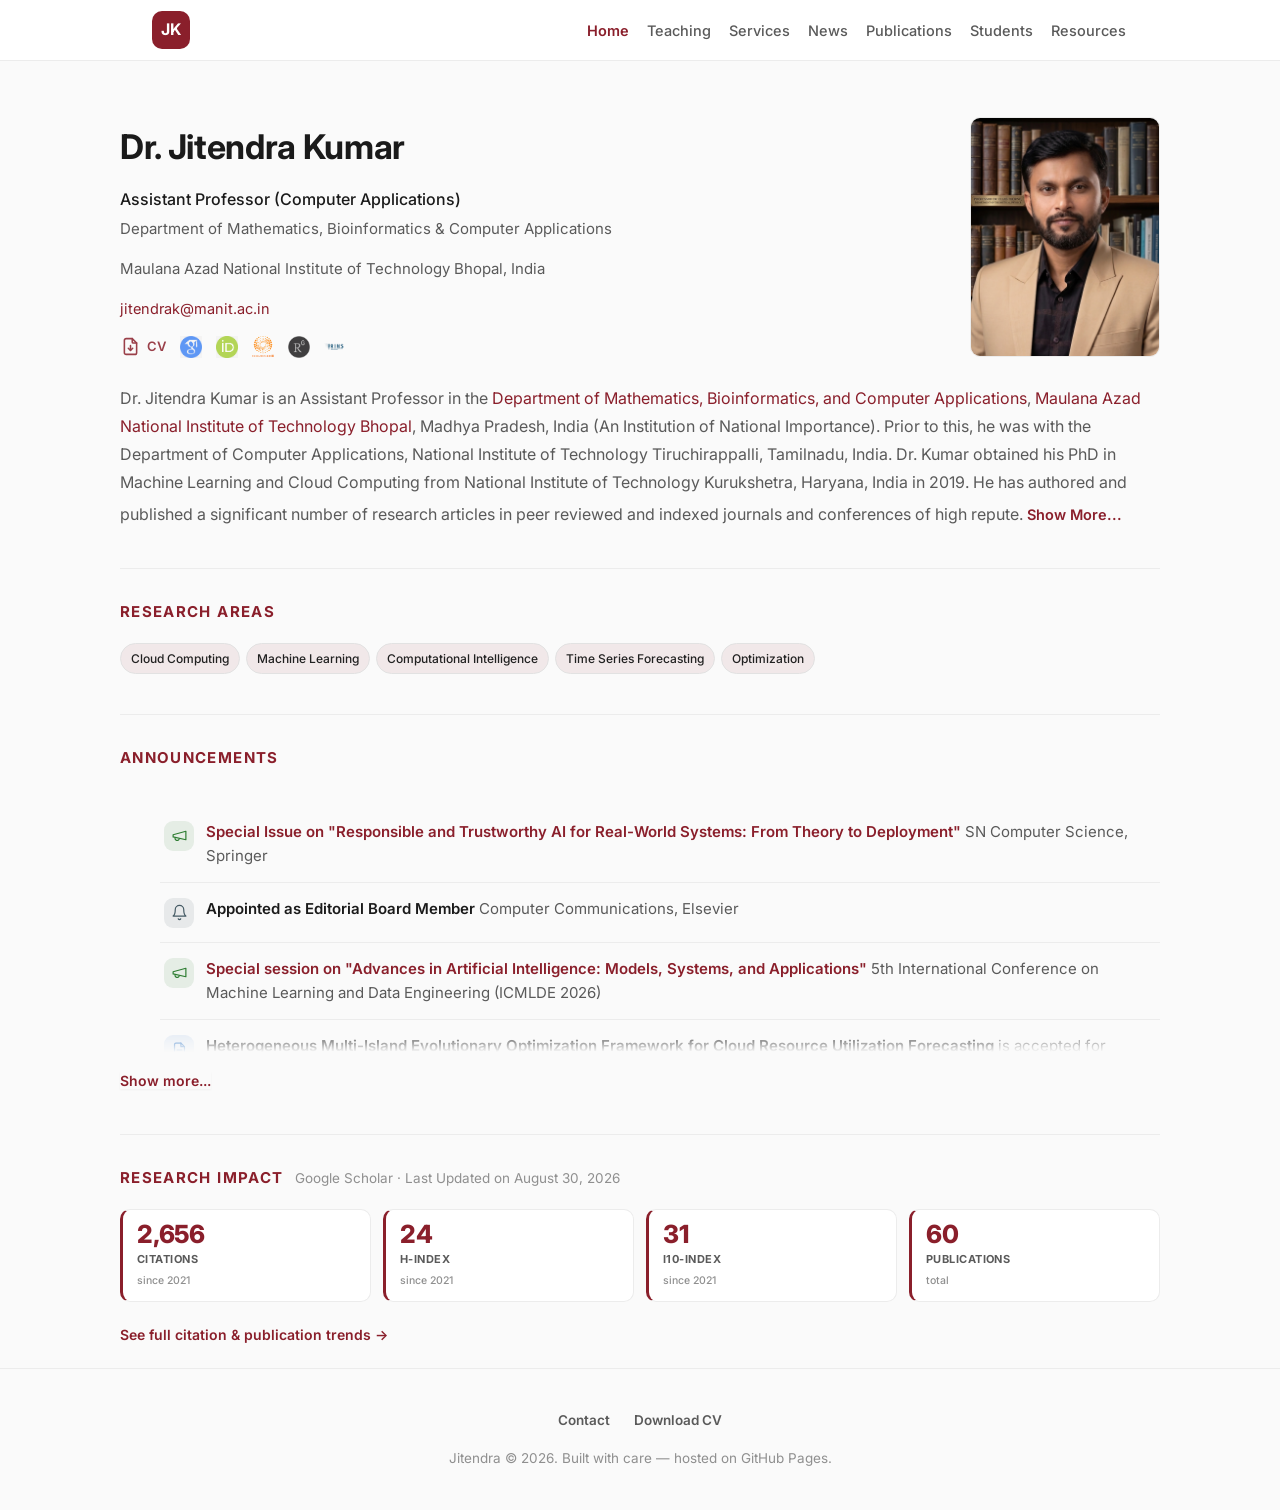
<file: index.html>
<!DOCTYPE html>
<html lang="en">
<head>
<meta charset="UTF-8">
<meta name="viewport" content="width=device-width, initial-scale=1.0">
<title>Dr. Jitendra Kumar — Assistant Professor, MANIT Bhopal</title>
<meta name="description" content="Dr. Jitendra Kumar — Assistant Professor at MANIT Bhopal. Research in machine learning, cloud computing, and computational intelligence.">
<link rel="preconnect" href="https://fonts.googleapis.com">
<link rel="preconnect" href="https://fonts.gstatic.com" crossorigin>
<link href="https://fonts.googleapis.com/css2?family=Inter:wght@400;500;600;700;800&family=IBM+Plex+Mono:wght@500&display=swap" rel="stylesheet">
<link rel="stylesheet" href="style.css">
</head>
<body class="minimal">
<nav class="site-nav">
  <div class="wrap">
    <a class="brand-block" href="index.html">
      <span class="brand-name">Dr. Jitendra Kumar</span>
      <span class="brand-tag">Machine Learning Enthusiast</span>
    </a>
    <ul class="nav-links">
      <li><a class="active" href="index.html">Home</a></li>
      <li><a  href="teaching.html">Teaching</a></li>
      <li><a  href="services.html">Services</a></li>
      <li><a  href="news.html">News</a></li>
      <li><a  href="publications.html">Publications</a></li>
      <li><a  href="students-current.html">Students</a></li>
      <li><a  href="resources.html">Resources</a></li>
    </ul>
    <button class="nav-toggle" aria-label="Toggle menu">☰</button>
  </div>
</nav>

<main class="wrap page">
  <header class="intro">
    <div class="intro-text">
      <h1>Dr. Jitendra Kumar</h1>
      <div class="intro-role">Assistant Professor (Computer Applications)</div>
      <div class="intro-affil">Department of Mathematics, Bioinformatics &amp; Computer Applications</div>
      <div class="intro-affil">Maulana Azad National Institute of Technology Bhopal, India</div>
      <div class="intro-linkrow">
        <a href="mailto:jitendrak@manit.ac.in">jitendrak@manit.ac.in</a>
      </div>
      <div class="social-row">
          <a class="cv-link" href="assets/CV_Jitendra_Kumar.pdf" target="_blank" rel="noopener" title="Download CV" aria-label="Download CV"><svg viewBox="0 0 24 24" fill="none" stroke="currentColor" stroke-width="1.8" stroke-linecap="round" stroke-linejoin="round" aria-hidden="true"><path d="M14 3v4a1 1 0 0 0 1 1h4"/><path d="M17 21H7a2 2 0 0 1-2-2V5a2 2 0 0 1 2-2h7l5 5v11a2 2 0 0 1-2 2Z"/><path d="M12 11v5"/><path d="m9.5 14 2.5 2.5 2.5-2.5"/></svg><span>CV</span></a>
          <a href="https://scholar.google.co.in/citations?user=-fEn1ToAAAAJ&hl=en" target="_blank" rel="noopener" title="Google Scholar"><img src="assets/social/scholar.png" alt="Google Scholar"></a>
          <a href="https://orcid.org/0000-0002-2938-6432" target="_blank" rel="noopener" title="ORCID"><img src="assets/social/orcid.png" alt="ORCID"></a>
          <a href="https://www.webofscience.com/wos/author/record/A-3220-2016" target="_blank" rel="noopener" title="Web of Science / ResearcherID"><img src="assets/social/researchid.png" alt="ResearcherID"></a>
          <a href="https://www.researchgate.net/profile/Jitendra_Kumar139" target="_blank" rel="noopener" title="ResearchGate"><img src="assets/social/researchgate.png" alt="ResearchGate"></a>
          <a href="https://manit.irins.org/profile/149427" target="_blank" rel="noopener" title="IRINS"><img src="assets/social/irins.png" alt="IRINS"></a>
        </div>
    </div>
    <img class="intro-photo" src="assets/profile.jpeg" alt="Dr. Jitendra Kumar">
  </header>

  <div class="bio-block">
    <p class="lede">
          Dr. Jitendra Kumar is an Assistant Professor in the <a href="https://www.manit.ac.in/content/computer-applications-department" target="_blank" rel="noopener">Department of Mathematics, Bioinformatics, and Computer Applications</a>, <a href="https://www.manit.ac.in" target="_blank" rel="noopener">Maulana Azad National Institute of Technology Bhopal</a>, Madhya Pradesh, India (An Institution of National Importance). Prior to this, he was with the Department of Computer Applications, National Institute of Technology Tiruchirappalli, Tamilnadu, India. Dr. Kumar obtained his PhD in Machine Learning and Cloud Computing from National Institute of Technology Kurukshetra, Haryana, India in 2019. He has authored and published a significant number of research articles in peer reviewed and indexed journals and conferences of high repute.
          <span class="bio-extra" id="bio-more">
            &nbsp;He is a senior member of IEEE and member of several other IEEE technical committees including CIS, TCCLD, TCSVC, SIGHT. He is also a member of ACM and MIR Labs. He is an active review board member of various journals and conferences of repute like <i>IEEE Transactions on Parallel and Distributed Systems</i>, <i>IEEE Transactions on Computers</i>, <i>IEEE Systems Journal</i>, <i>IEEE Access</i>, IJCNN, FUZZ-IEEE, CEC, etc. His current research interests include Cloud Computing, Machine Learning, Computational Intelligence, Time Series Forecasting, and Optimization.
          </span>
          <button class="bio-toggle" data-target="bio-more">Show More...</button>
        </p>
  </div>

  <section class="blk" id="research-areas">
    <h2>Research Areas</h2>
    <div class="svc-chips">
      <span class="svc-chip">Cloud Computing</span>
      <span class="svc-chip">Machine Learning</span>
      <span class="svc-chip">Computational Intelligence</span>
      <span class="svc-chip">Time Series Forecasting</span>
      <span class="svc-chip">Optimization</span>
    </div>
  </section>

  <section class="blk">
    <h2>Announcements</h2>
    <div id="news-preview"></div>
  </section>
<!-- 
  <section class="blk">
    <h2>Experience</h2>
    <div id="experience-preview"></div>
  </section>
-->
  <section class="blk">
    <div class="blk-head"><h2>Research Impact</h2><span class="blk-sub">Google Scholar &middot; Last Updated on August 30, 2026</span></div>
    <div class="impact-strip">
      <div class="impact-stat"><span class="impact-num">2,656</span><span class="impact-label">Citations</span><span class="impact-sub">since 2021</span></div>
      <div class="impact-stat"><span class="impact-num">24</span><span class="impact-label">h-index</span><span class="impact-sub">since 2021</span></div>
      <div class="impact-stat"><span class="impact-num">31</span><span class="impact-label">i10-index</span><span class="impact-sub">since 2021</span></div>
      <div class="impact-stat"><span class="impact-num">60</span><span class="impact-label">Publications</span><span class="impact-sub">total</span></div>
    </div>
    <a class="impact-link" href="publications.html">See full citation &amp; publication trends &rarr;</a>
  </section>
</main>

<footer>
  <div class="wrap footer-wrap">
    <div class="footer-links">
      <!--<a href="experience.html">Full Timeline</a> -->
      <a href="contact.html">Contact</a>
      <a href="assets/CV_Jitendra_Kumar.pdf" target="_blank" rel="noopener">Download CV</a>
    </div>
    <div class="footer-copy">Jitendra © 2026. Built with care — hosted on GitHub Pages.</div>
  </div>
</footer>

<script src="vendor/xlsx.full.min.js"></script>
<script src="script.js"></script>
</body>
</html>
</file>
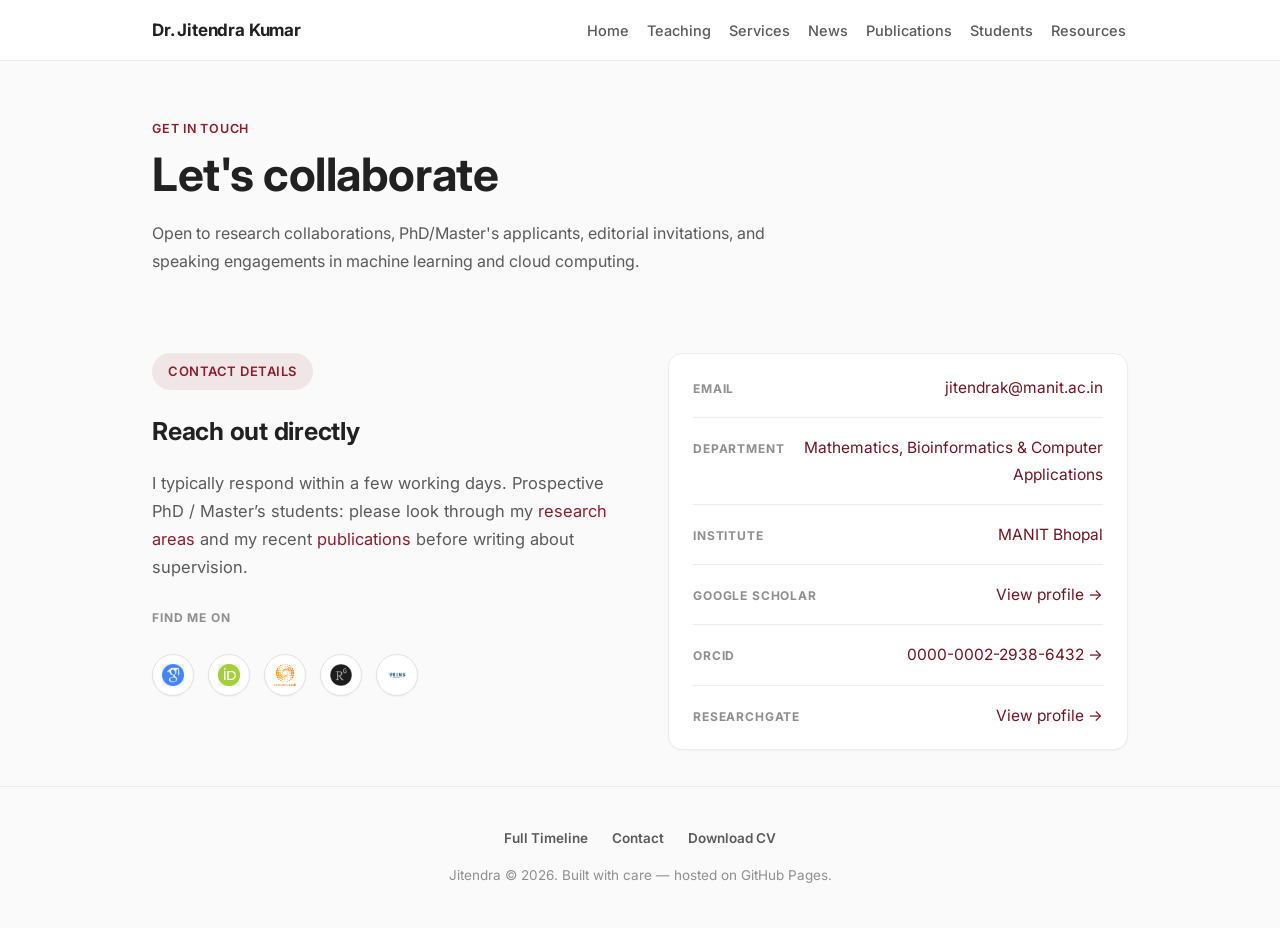
<file: contact.html>
<!DOCTYPE html>
<html lang="en">
<head>
<meta charset="UTF-8">
<meta name="viewport" content="width=device-width, initial-scale=1.0">
<title>Contact — Dr. Jitendra Kumar</title>
<meta name="description" content="Contact Dr. Jitendra Kumar — research collaborations, PhD/Master's supervision, editorial invitations, and talks in machine learning and cloud computing.">
<link rel="preconnect" href="https://fonts.googleapis.com">
<link rel="preconnect" href="https://fonts.gstatic.com" crossorigin>
<link href="https://fonts.googleapis.com/css2?family=Poppins:wght@500;600;700;800&family=Inter:wght@400;500;600;700&family=IBM+Plex+Mono:wght@500&display=swap" rel="stylesheet">
<link rel="stylesheet" href="style.css">
</head>
<body>

<nav class="site-nav">
  <div class="wrap">
    <a class="brand-block" href="index.html">
      <span class="brand-name">Dr. Jitendra Kumar</span>
      <span class="brand-tag">Machine Learning Enthusiast</span>
    </a>
    <ul class="nav-links">
      <li><a  href="index.html">Home</a></li>
      <li><a  href="teaching.html">Teaching</a></li>
      <li><a  href="services.html">Services</a></li>
      <li><a  href="news.html">News</a></li>
      <li><a  href="publications.html">Publications</a></li>
      <li><a  href="students-current.html">Students</a></li>
      <li><a  href="resources.html">Resources</a></li>
    </ul>
    <button class="nav-toggle" aria-label="Toggle menu">☰</button>
  </div>
</nav>

<header class="page-hero">
  <div class="wrap">
    <div class="eyebrow">Get in Touch</div>
    <h1>Let's collaborate</h1>
    <p>Open to research collaborations, PhD/Master's applicants, editorial invitations, and speaking engagements in machine learning and cloud computing.</p>
  </div>
</header>

<section>
  <div class="wrap contact-grid">
    <div>
      <div class="eyebrow">Contact Details</div>
      <h2>Reach out directly</h2>
      <p class="contact-intro">I typically respond within a few working days. Prospective PhD / Master&rsquo;s students: please look through my <a href="index.html#research-areas">research areas</a> and my recent <a href="publications.html">publications</a> before writing about supervision.</p>

      <div class="area-label" style="margin-top:26px;">Find me on</div>
      <div class="social-row">
        <a href="https://scholar.google.co.in/citations?user=-fEn1ToAAAAJ&hl=en" target="_blank" rel="noopener" title="Google Scholar"><img src="assets/social/scholar.png" alt="Google Scholar"></a>
        <a href="https://orcid.org/0000-0002-2938-6432" target="_blank" rel="noopener" title="ORCID"><img src="assets/social/orcid.png" alt="ORCID"></a>
        <a href="https://www.webofscience.com/wos/author/record/A-3220-2016" target="_blank" rel="noopener" title="Web of Science / ResearcherID"><img src="assets/social/researchid.png" alt="ResearcherID"></a>
        <a href="https://www.researchgate.net/profile/Jitendra_Kumar139" target="_blank" rel="noopener" title="ResearchGate"><img src="assets/social/researchgate.png" alt="ResearchGate"></a>
        <a href="https://manit.irins.org/profile/149427" target="_blank" rel="noopener" title="IRINS"><img src="assets/social/irins.png" alt="IRINS"></a>
      </div>
    </div>

    <ul class="contact-list contact-card">
      <li><span class="k">Email</span><span class="v"><a href="mailto:jitendrak@manit.ac.in">jitendrak@manit.ac.in</a></span></li>
      <li><span class="k">Department</span><span class="v"><a href="https://www.manit.ac.in/content/computer-applications-department" target="_blank" rel="noopener">Mathematics, Bioinformatics &amp; Computer Applications</a></span></li>
      <li><span class="k">Institute</span><span class="v"><a href="https://www.manit.ac.in" target="_blank" rel="noopener">MANIT Bhopal</a></span></li>
      <li><span class="k">Google Scholar</span><span class="v"><a href="https://scholar.google.co.in/citations?user=-fEn1ToAAAAJ&hl=en" target="_blank" rel="noopener">View profile &rarr;</a></span></li>
      <li><span class="k">ORCID</span><span class="v"><a href="https://orcid.org/0000-0002-2938-6432" target="_blank" rel="noopener">0000-0002-2938-6432 &rarr;</a></span></li>
      <li><span class="k">ResearchGate</span><span class="v"><a href="https://www.researchgate.net/profile/Jitendra_Kumar139" target="_blank" rel="noopener">View profile &rarr;</a></span></li>
    </ul>
  </div>
</section>

<footer>
  <div class="wrap footer-wrap">
    <div class="footer-links">
      <a href="experience.html">Full Timeline</a>
      <a href="contact.html">Contact</a>
      <a href="assets/CV_Jitendra_Kumar.pdf" target="_blank" rel="noopener">Download CV</a>
    </div>
    <div class="footer-copy">Jitendra © 2026. Built with care — hosted on GitHub Pages.</div>
  </div>
</footer>

<script src="script.js"></script>
</body>
</html>
</file>
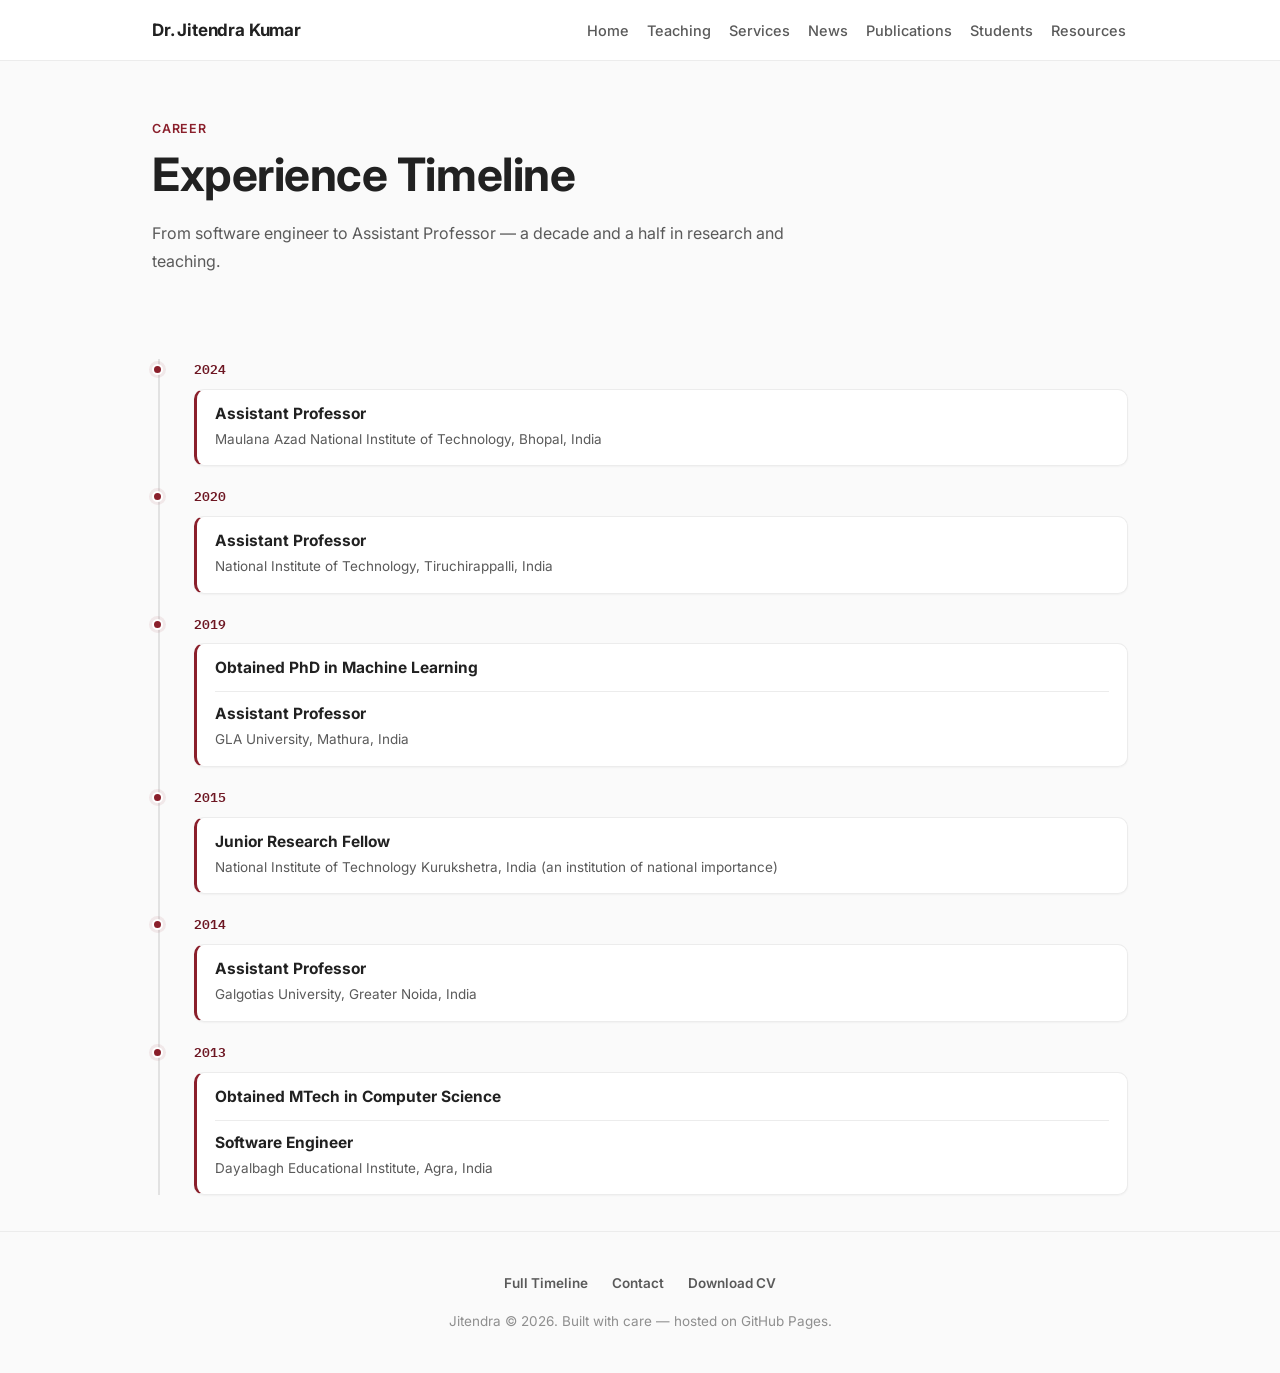
<file: experience.html>
<!DOCTYPE html>
<html lang="en">
<head>
<meta charset="UTF-8">
<meta name="viewport" content="width=device-width, initial-scale=1.0">
<title>Experience — Dr. Jitendra Kumar</title>
<link rel="preconnect" href="https://fonts.googleapis.com">
<link rel="preconnect" href="https://fonts.gstatic.com" crossorigin>
<link href="https://fonts.googleapis.com/css2?family=Poppins:wght@500;600;700;800&family=Inter:wght@400;500;600;700&family=IBM+Plex+Mono:wght@500&display=swap" rel="stylesheet">
<link rel="stylesheet" href="style.css">
</head>
<body>

<nav class="site-nav">
  <div class="wrap">
    <a class="brand-block" href="index.html">
      <span class="brand-name">Dr. Jitendra Kumar</span>
      <span class="brand-tag">Machine Learning Enthusiast</span>
    </a>
    <ul class="nav-links">
      <li><a  href="index.html">Home</a></li>
      <li><a  href="teaching.html">Teaching</a></li>
      <li><a  href="services.html">Services</a></li>
      <li><a  href="news.html">News</a></li>
      <li><a  href="publications.html">Publications</a></li>
      <li><a  href="students-current.html">Students</a></li>
      <li><a  href="resources.html">Resources</a></li>
    </ul>
    <button class="nav-toggle" aria-label="Toggle menu">☰</button>
  </div>
</nav>

<header class="page-hero">
  <div class="wrap">
    <div class="eyebrow">Career</div>
    <h1>Experience Timeline</h1>
    <p>From software engineer to Assistant Professor — a decade and a half in research and teaching.</p>
  </div>
</header>

<section>
  <div class="wrap">
    <div id="experience-list"></div>
  </div>
</section>

<footer>
  <div class="wrap footer-wrap">
    <div class="footer-links">
      <a href="experience.html">Full Timeline</a>
      <a href="contact.html">Contact</a>
      <a href="assets/CV_Jitendra_Kumar.pdf" target="_blank" rel="noopener">Download CV</a>
    </div>
    <div class="footer-copy">Jitendra © 2026. Built with care — hosted on GitHub Pages.</div>
  </div>
</footer>

<script src="vendor/xlsx.full.min.js"></script>
<script src="script.js"></script>
</body>
</html>
</file>
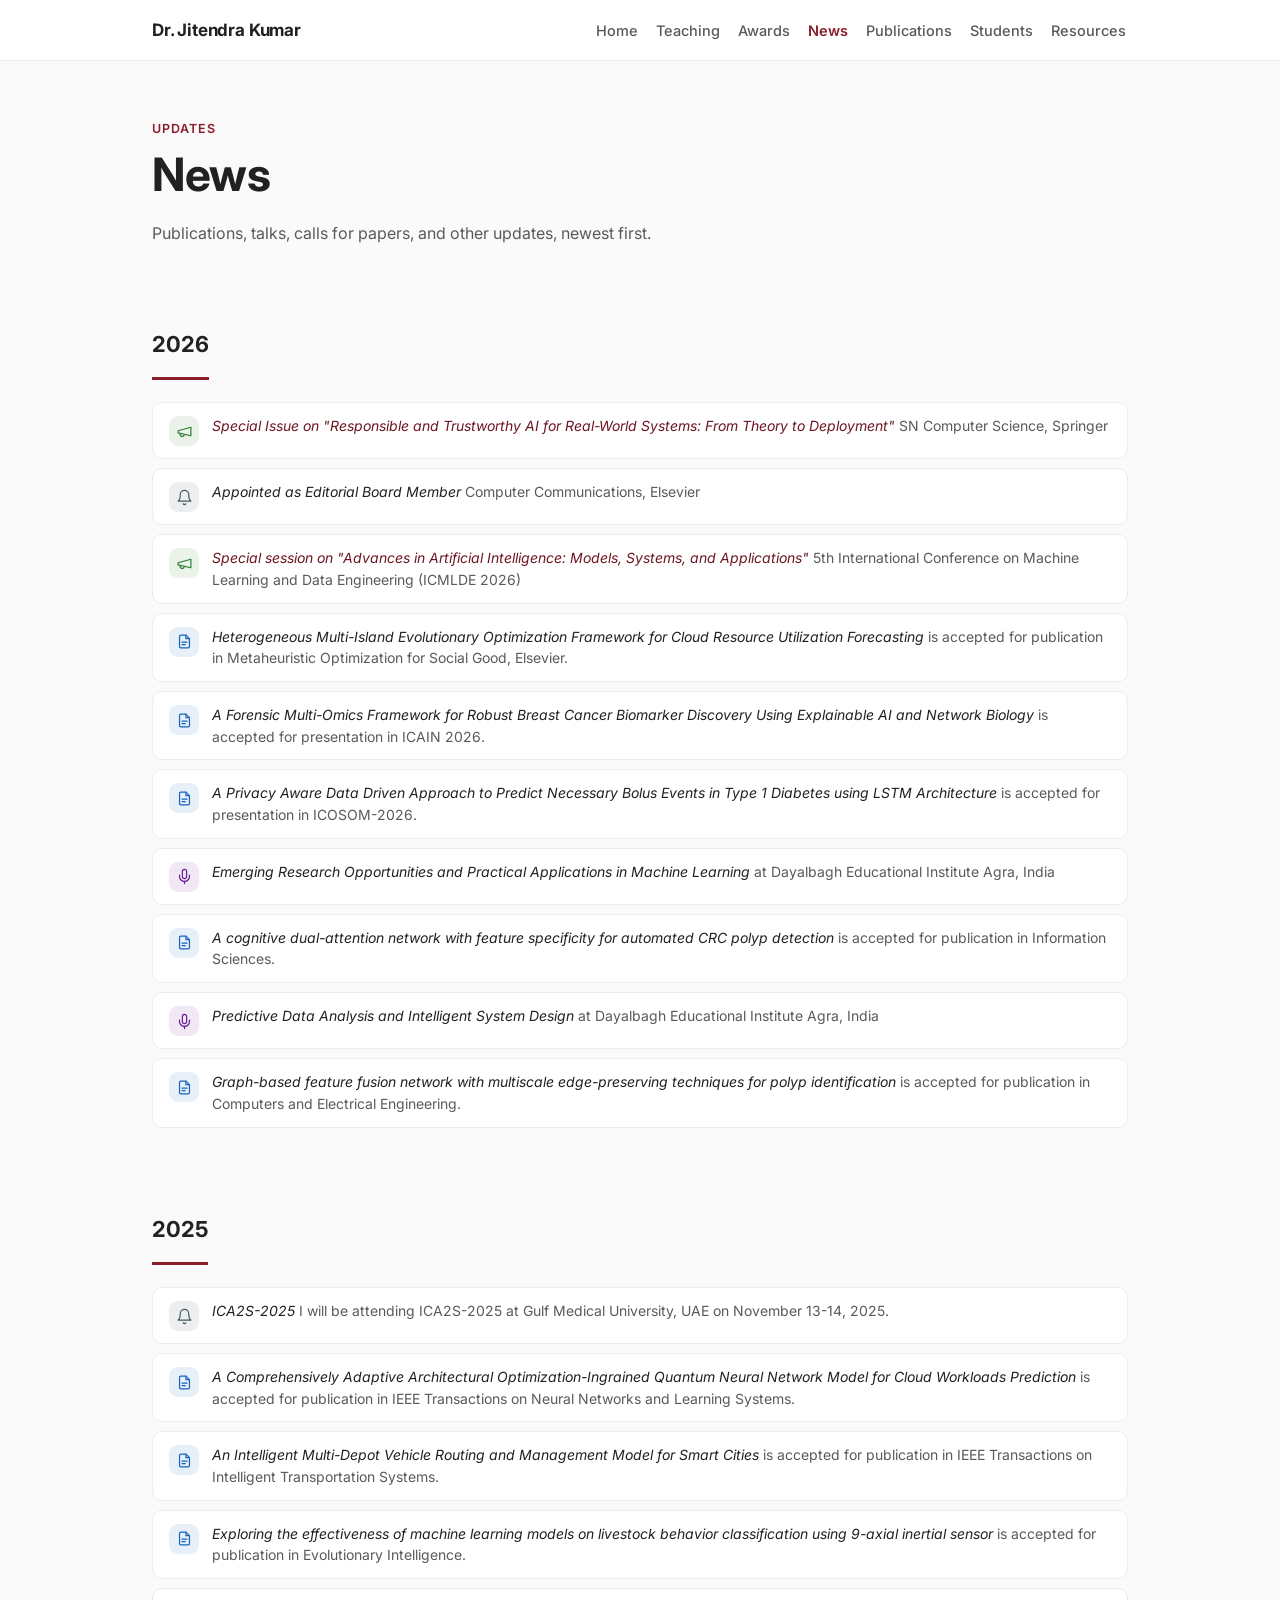
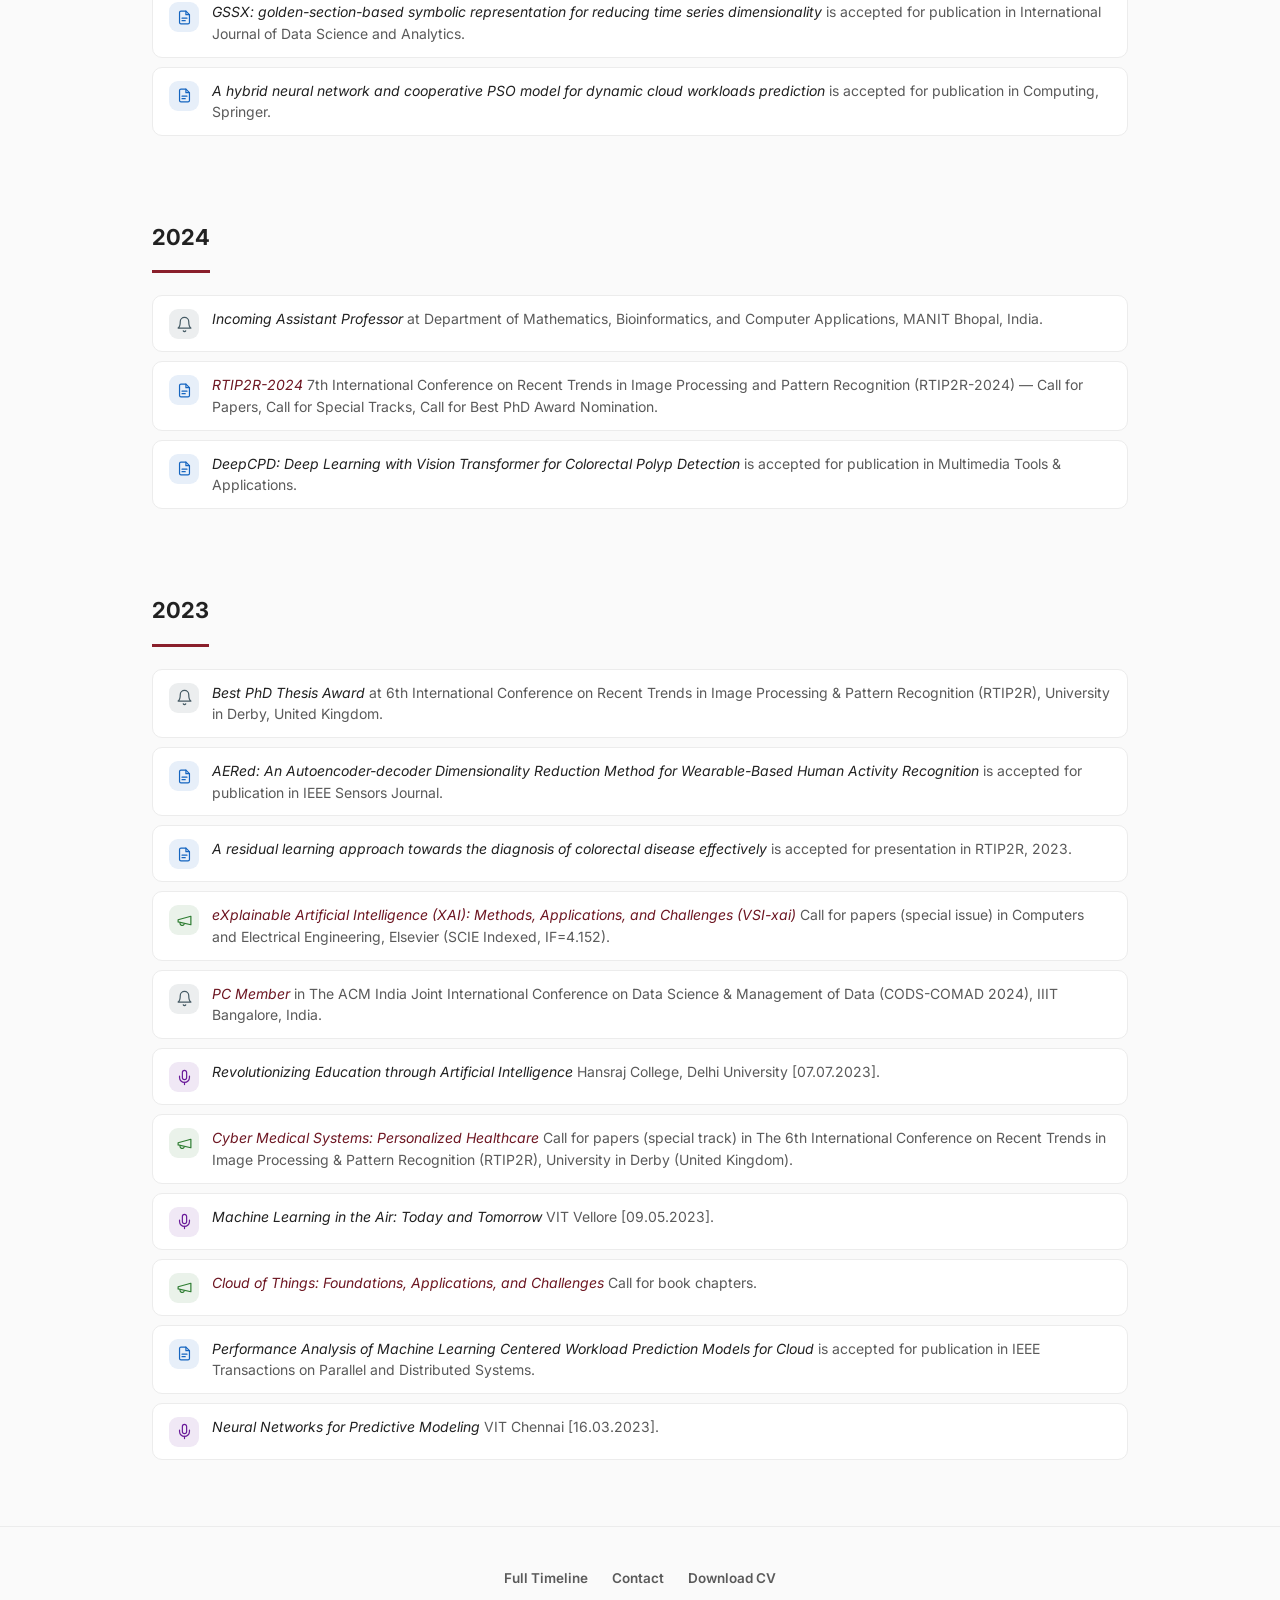
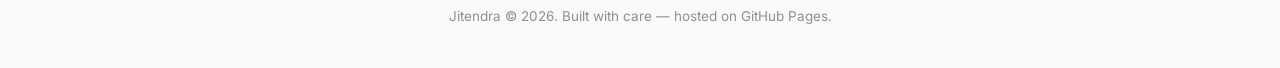
<file: news.html>
<!DOCTYPE html>
<html lang="en">
<head>
<meta charset="UTF-8">
<meta name="viewport" content="width=device-width, initial-scale=1.0">
<title>News — Dr. Jitendra Kumar</title>
<link rel="preconnect" href="https://fonts.googleapis.com">
<link rel="preconnect" href="https://fonts.gstatic.com" crossorigin>
<link href="https://fonts.googleapis.com/css2?family=Poppins:wght@500;600;700;800&family=Inter:wght@400;500;600;700&family=IBM+Plex+Mono:wght@500&display=swap" rel="stylesheet">
<link rel="stylesheet" href="style.css">
</head>
<body>

<nav class="site-nav">
  <div class="wrap">
    <a class="brand-block" href="index.html">
      <span class="brand-name">Dr. Jitendra Kumar</span>
      <span class="brand-tag">Machine Learning Enthusiast</span>
    </a>
    <ul class="nav-links">
      <li><a  href="index.html">Home</a></li>
      <li><a  href="teaching.html">Teaching</a></li>
      <li><a  href="awards.html">Awards</a></li>
      <li><a class="active" href="news.html">News</a></li>
      <li><a  href="publications.html">Publications</a></li>
      <li><a  href="students-current.html">Students</a></li>
      <li><a  href="resources.html">Resources</a></li>
    </ul>
    <button class="nav-toggle" aria-label="Toggle menu">☰</button>
  </div>
</nav>

<header class="page-hero">
  <div class="wrap">
    <div class="eyebrow">Updates</div>
    <h1>News</h1>
    <p>Publications, talks, calls for papers, and other updates, newest first.</p>
  </div>
</header>

<section>
  <div class="wrap">
    <div id="news-list"></div>
  </div>
</section>

<footer>
  <div class="wrap footer-wrap">
    <div class="footer-links">
      <a href="experience.html">Full Timeline</a>
      <a href="contact.html">Contact</a>
      <a href="assets/CV_Jitendra_Kumar.pdf" target="_blank" rel="noopener">Download CV</a>
    </div>
    <div class="footer-copy">Jitendra © 2026. Built with care — hosted on GitHub Pages.</div>
  </div>
</footer>

<script src="vendor/xlsx.full.min.js"></script>
<script src="script.js"></script>
</body>
</html>
</file>
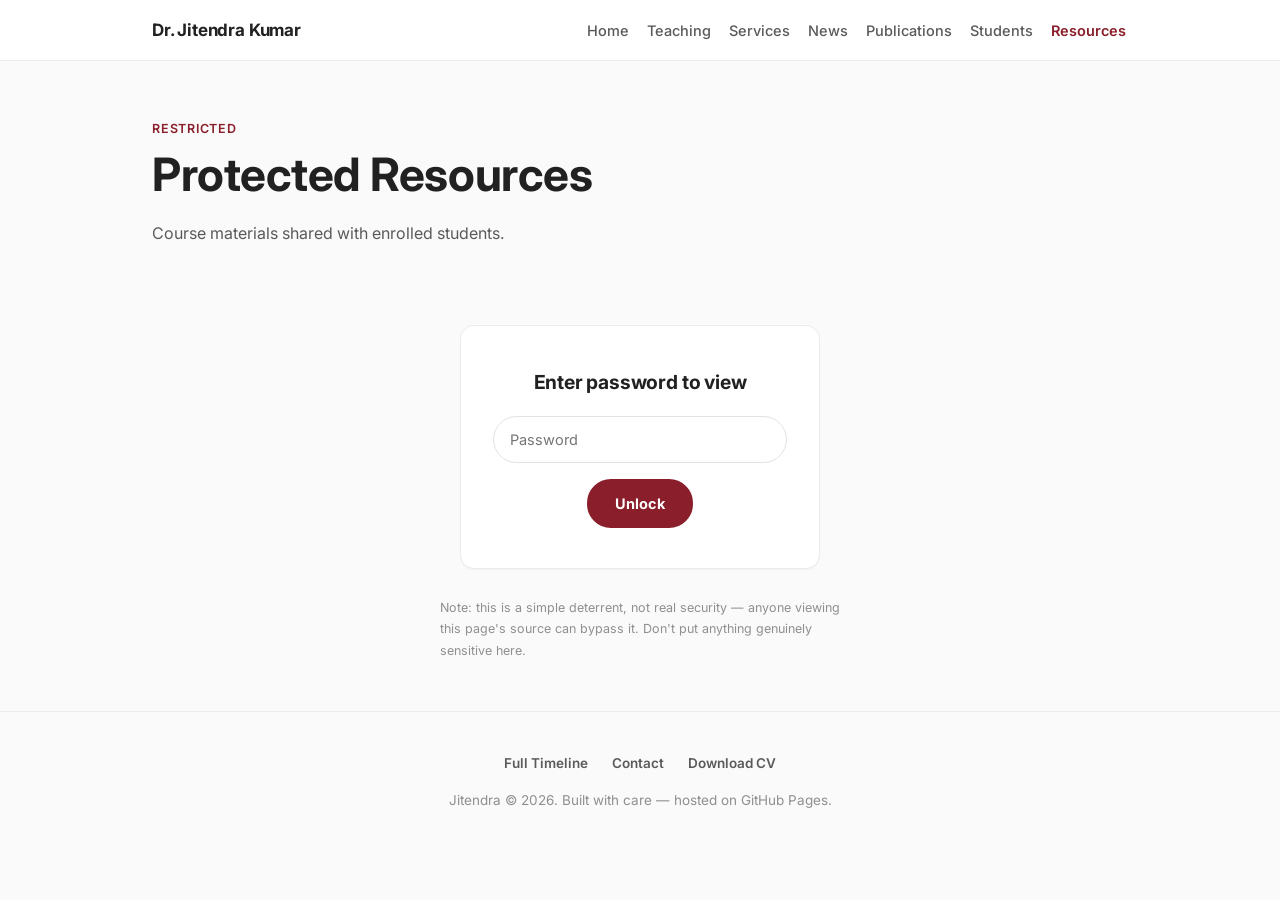
<file: protected.html>
<!DOCTYPE html>
<html lang="en">
<head>
<meta charset="UTF-8">
<meta name="viewport" content="width=device-width, initial-scale=1.0">
<title>Protected Resources — Dr. Jitendra Kumar</title>
<link rel="preconnect" href="https://fonts.googleapis.com">
<link rel="preconnect" href="https://fonts.gstatic.com" crossorigin>
<link href="https://fonts.googleapis.com/css2?family=Poppins:wght@500;600;700;800&family=Inter:wght@400;500;600;700&family=IBM+Plex+Mono:wght@500&display=swap" rel="stylesheet">
<link rel="stylesheet" href="style.css">
</head>
<body>

<nav class="site-nav">
  <div class="wrap">
    <a class="brand-block" href="index.html">
      <span class="brand-name">Dr. Jitendra Kumar</span>
      <span class="brand-tag">Machine Learning Enthusiast</span>
    </a>
    <ul class="nav-links">
      <li><a  href="index.html">Home</a></li>
      <li><a  href="teaching.html">Teaching</a></li>
      <li><a  href="services.html">Services</a></li>
      <li><a  href="news.html">News</a></li>
      <li><a  href="publications.html">Publications</a></li>
      <li><a  href="students-current.html">Students</a></li>
      <li><a class="active" href="resources.html">Resources</a></li>
    </ul>
    <button class="nav-toggle" aria-label="Toggle menu">☰</button>
  </div>
</nav>

<header class="page-hero">
  <div class="wrap">
    <div class="eyebrow">Restricted</div>
    <h1>Protected Resources</h1>
    <p>Course materials shared with enrolled students.</p>
  </div>
</header>

<section>
  <div class="wrap">
    <div id="protected-gate">
      <form class="protected-form" id="protected-form">
        <h3>Enter password to view</h3>
        <input type="password" id="protected-password" placeholder="Password" autocomplete="off">
        <div class="protected-error" id="protected-error">Incorrect password — please try again.</div>
        <button class="btn solid" type="submit">Unlock</button>
      </form>
      <p class="protected-note">Note: this is a simple deterrent, not real security — anyone viewing this page's source can bypass it. Don't put anything genuinely sensitive here.</p>
    </div>

    <div id="protected-content" style="display:none;">
      <div class="resource-block">
        <h3>Data Structures</h3>
        <ul>
          <li><a href="https://drive.google.com/file/d/1-7dIjnCcFrvlnCCXHRn5XUSQ59ObWxJj/view?usp=drive_link" target="_blank" rel="noopener">Array</a></li>
          <li><a href="https://drive.google.com/file/d/1-8nU0R_zQCUmDMsMa569RNb47ElKHnIh/view?usp=drive_link" target="_blank" rel="noopener">R-B Tree</a></li>
          <li><a href="https://drive.google.com/file/d/1CT74wRM3Y659sTrZJtE9dn_nS7akZQTG/view?usp=drive_link" target="_blank" rel="noopener">Heapsort</a></li>
        </ul>
      </div>
      <div class="resource-block">
        <h3>Computer Networks</h3>
        <ul><li>Coming soon...</li></ul>
      </div>
    </div>
  </div>
</section>

<footer>
  <div class="wrap footer-wrap">
    <div class="footer-links">
      <a href="experience.html">Full Timeline</a>
      <a href="contact.html">Contact</a>
      <a href="assets/CV_Jitendra_Kumar.pdf" target="_blank" rel="noopener">Download CV</a>
    </div>
    <div class="footer-copy">Jitendra © 2026. Built with care — hosted on GitHub Pages.</div>
  </div>
</footer>

<script src="script.js"></script>
</body>
</html>
</file>
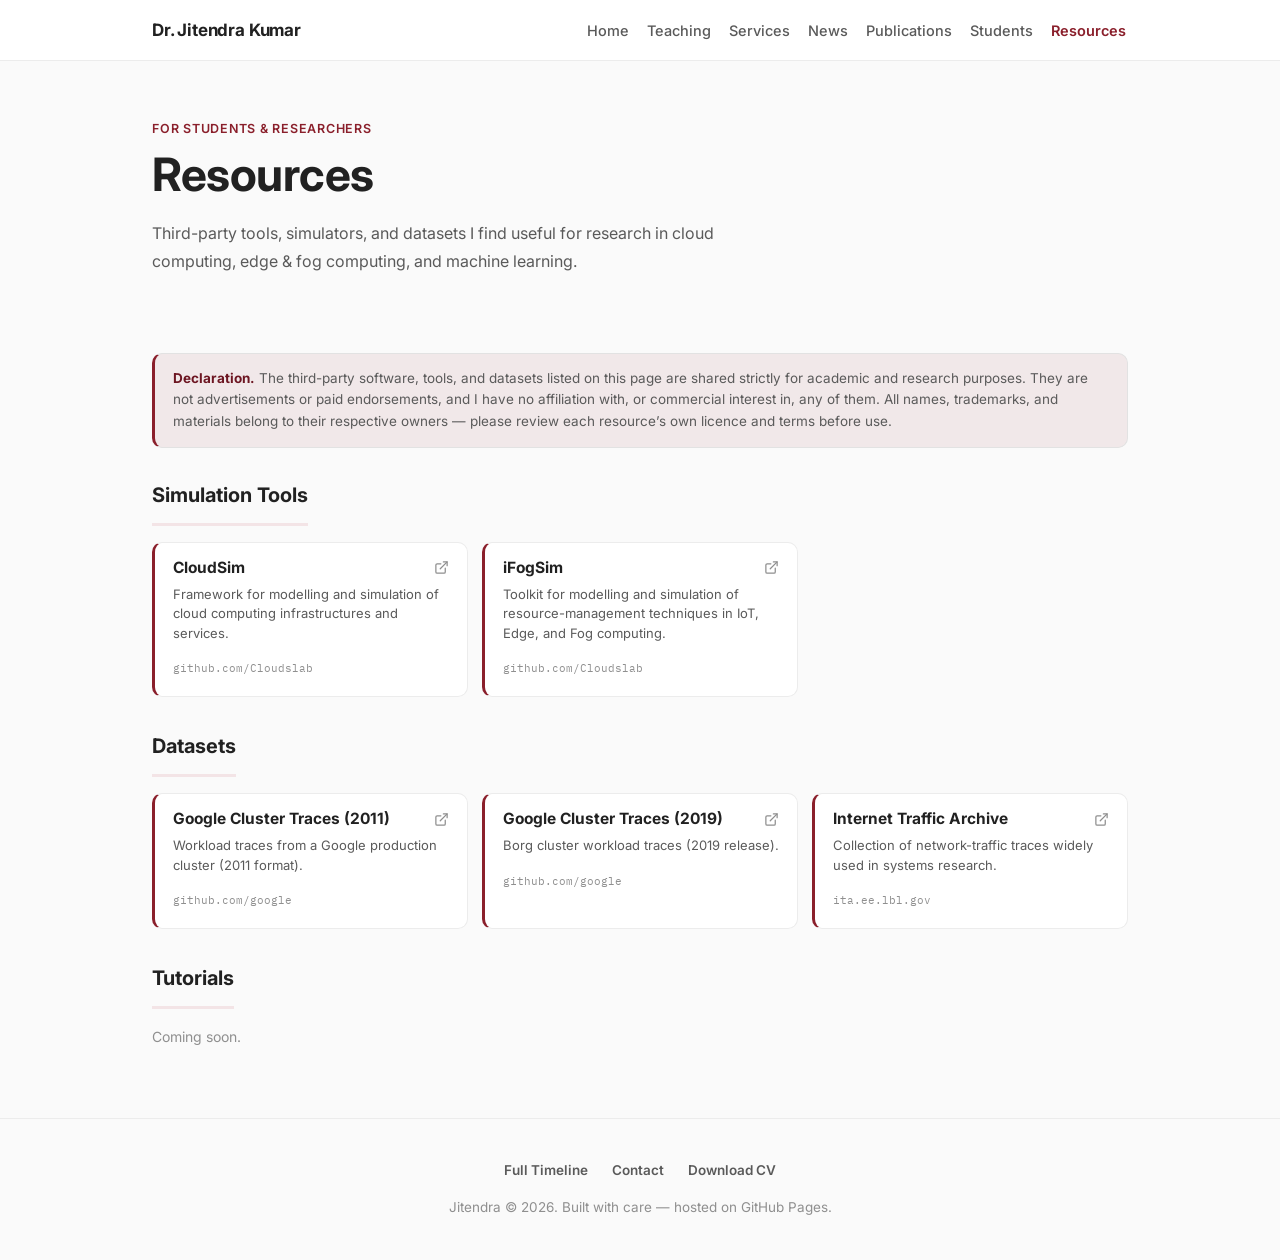
<file: resources.html>
<!DOCTYPE html>
<html lang="en">
<head>
<meta charset="UTF-8">
<meta name="viewport" content="width=device-width, initial-scale=1.0">
<title>Resources — Dr. Jitendra Kumar</title>
<meta name="description" content="Third-party research tools, simulators, and datasets useful for cloud computing, edge/fog computing, and machine learning research.">
<link rel="preconnect" href="https://fonts.googleapis.com">
<link rel="preconnect" href="https://fonts.gstatic.com" crossorigin>
<link href="https://fonts.googleapis.com/css2?family=Poppins:wght@500;600;700;800&family=Inter:wght@400;500;600;700&family=IBM+Plex+Mono:wght@500&display=swap" rel="stylesheet">
<link rel="stylesheet" href="style.css">
</head>
<body>

<nav class="site-nav">
  <div class="wrap">
    <a class="brand-block" href="index.html">
      <span class="brand-name">Dr. Jitendra Kumar</span>
      <span class="brand-tag">Machine Learning Enthusiast</span>
    </a>
    <ul class="nav-links">
      <li><a  href="index.html">Home</a></li>
      <li><a  href="teaching.html">Teaching</a></li>
      <li><a  href="services.html">Services</a></li>
      <li><a  href="news.html">News</a></li>
      <li><a  href="publications.html">Publications</a></li>
      <li><a  href="students-current.html">Students</a></li>
      <li><a class="active" href="resources.html">Resources</a></li>
    </ul>
    <button class="nav-toggle" aria-label="Toggle menu">☰</button>
  </div>
</nav>

<header class="page-hero">
  <div class="wrap">
    <div class="eyebrow">For Students &amp; Researchers</div>
    <h1>Resources</h1>
    <p>Third-party tools, simulators, and datasets I find useful for research in cloud computing, edge &amp; fog computing, and machine learning.</p>
  </div>
</header>

<section>
  <div class="wrap">

    <div class="res-note">
      <strong>Declaration.</strong> The third-party software, tools, and datasets listed on this page are shared strictly for academic and research purposes. They are not advertisements or paid endorsements, and I have no affiliation with, or commercial interest in, any of them. All names, trademarks, and materials belong to their respective owners &mdash; please review each resource&rsquo;s own licence and terms before use.
    </div>

    <div class="res-section">
      <div class="res-head">Simulation Tools</div>
      <div class="res-grid">
        <a class="res-card" href="https://github.com/Cloudslab/cloudsim/" target="_blank" rel="noopener">
          <div class="res-top"><span class="res-name">CloudSim</span><svg class="res-ext" viewBox="0 0 24 24" fill="none" stroke="currentColor" stroke-width="2" stroke-linecap="round" stroke-linejoin="round" aria-hidden="true"><path d="M18 13v6a2 2 0 0 1-2 2H5a2 2 0 0 1-2-2V8a2 2 0 0 1 2-2h6"/><path d="M15 3h6v6"/><path d="M10 14 21 3"/></svg></div>
          <p class="res-desc">Framework for modelling and simulation of cloud computing infrastructures and services.</p>
          <span class="res-src">github.com/Cloudslab</span>
        </a>
        <a class="res-card" href="https://github.com/Cloudslab/iFogSim" target="_blank" rel="noopener">
          <div class="res-top"><span class="res-name">iFogSim</span><svg class="res-ext" viewBox="0 0 24 24" fill="none" stroke="currentColor" stroke-width="2" stroke-linecap="round" stroke-linejoin="round" aria-hidden="true"><path d="M18 13v6a2 2 0 0 1-2 2H5a2 2 0 0 1-2-2V8a2 2 0 0 1 2-2h6"/><path d="M15 3h6v6"/><path d="M10 14 21 3"/></svg></div>
          <p class="res-desc">Toolkit for modelling and simulation of resource-management techniques in IoT, Edge, and Fog computing.</p>
          <span class="res-src">github.com/Cloudslab</span>
        </a>
      </div>
    </div>

    <div class="res-section">
      <div class="res-head">Datasets</div>
      <div class="res-grid">
        <a class="res-card" href="https://github.com/google/cluster-data/blob/master/ClusterData2011_2.md" target="_blank" rel="noopener">
          <div class="res-top"><span class="res-name">Google Cluster Traces (2011)</span><svg class="res-ext" viewBox="0 0 24 24" fill="none" stroke="currentColor" stroke-width="2" stroke-linecap="round" stroke-linejoin="round" aria-hidden="true"><path d="M18 13v6a2 2 0 0 1-2 2H5a2 2 0 0 1-2-2V8a2 2 0 0 1 2-2h6"/><path d="M15 3h6v6"/><path d="M10 14 21 3"/></svg></div>
          <p class="res-desc">Workload traces from a Google production cluster (2011 format).</p>
          <span class="res-src">github.com/google</span>
        </a>
        <a class="res-card" href="https://github.com/google/cluster-data" target="_blank" rel="noopener">
          <div class="res-top"><span class="res-name">Google Cluster Traces (2019)</span><svg class="res-ext" viewBox="0 0 24 24" fill="none" stroke="currentColor" stroke-width="2" stroke-linecap="round" stroke-linejoin="round" aria-hidden="true"><path d="M18 13v6a2 2 0 0 1-2 2H5a2 2 0 0 1-2-2V8a2 2 0 0 1 2-2h6"/><path d="M15 3h6v6"/><path d="M10 14 21 3"/></svg></div>
          <p class="res-desc">Borg cluster workload traces (2019 release).</p>
          <span class="res-src">github.com/google</span>
        </a>
        <a class="res-card" href="https://ita.ee.lbl.gov/html/traces.html" target="_blank" rel="noopener">
          <div class="res-top"><span class="res-name">Internet Traffic Archive</span><svg class="res-ext" viewBox="0 0 24 24" fill="none" stroke="currentColor" stroke-width="2" stroke-linecap="round" stroke-linejoin="round" aria-hidden="true"><path d="M18 13v6a2 2 0 0 1-2 2H5a2 2 0 0 1-2-2V8a2 2 0 0 1 2-2h6"/><path d="M15 3h6v6"/><path d="M10 14 21 3"/></svg></div>
          <p class="res-desc">Collection of network-traffic traces widely used in systems research.</p>
          <span class="res-src">ita.ee.lbl.gov</span>
        </a>
      </div>
    </div>

    <div class="res-section">
      <div class="res-head">Tutorials</div>
      <p class="res-empty">Coming soon.</p>
    </div>

  </div>
</section>

<footer>
  <div class="wrap footer-wrap">
    <div class="footer-links">
      <a href="experience.html">Full Timeline</a>
      <a href="contact.html">Contact</a>
      <a href="assets/CV_Jitendra_Kumar.pdf" target="_blank" rel="noopener">Download CV</a>
    </div>
    <div class="footer-copy">Jitendra © 2026. Built with care — hosted on GitHub Pages.</div>
  </div>
</footer>

<script src="script.js"></script>
</body>
</html>
</file>
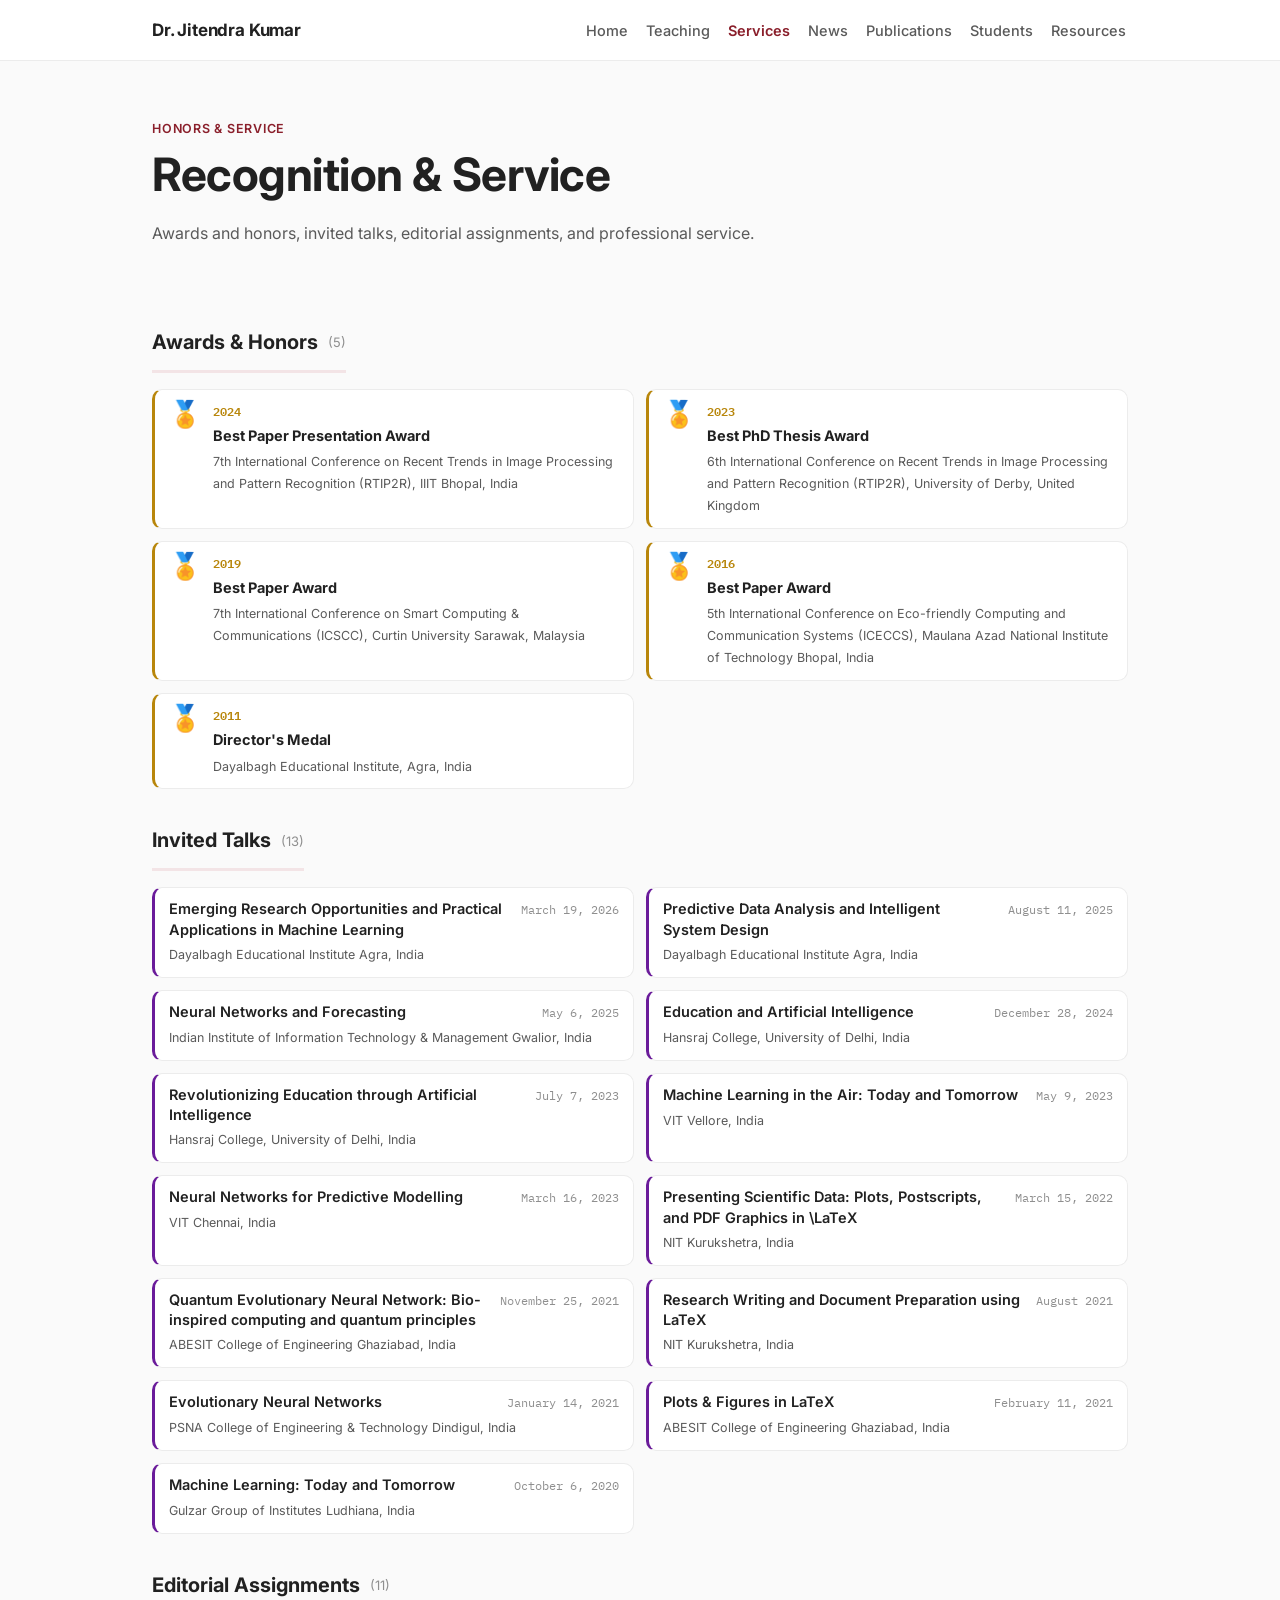
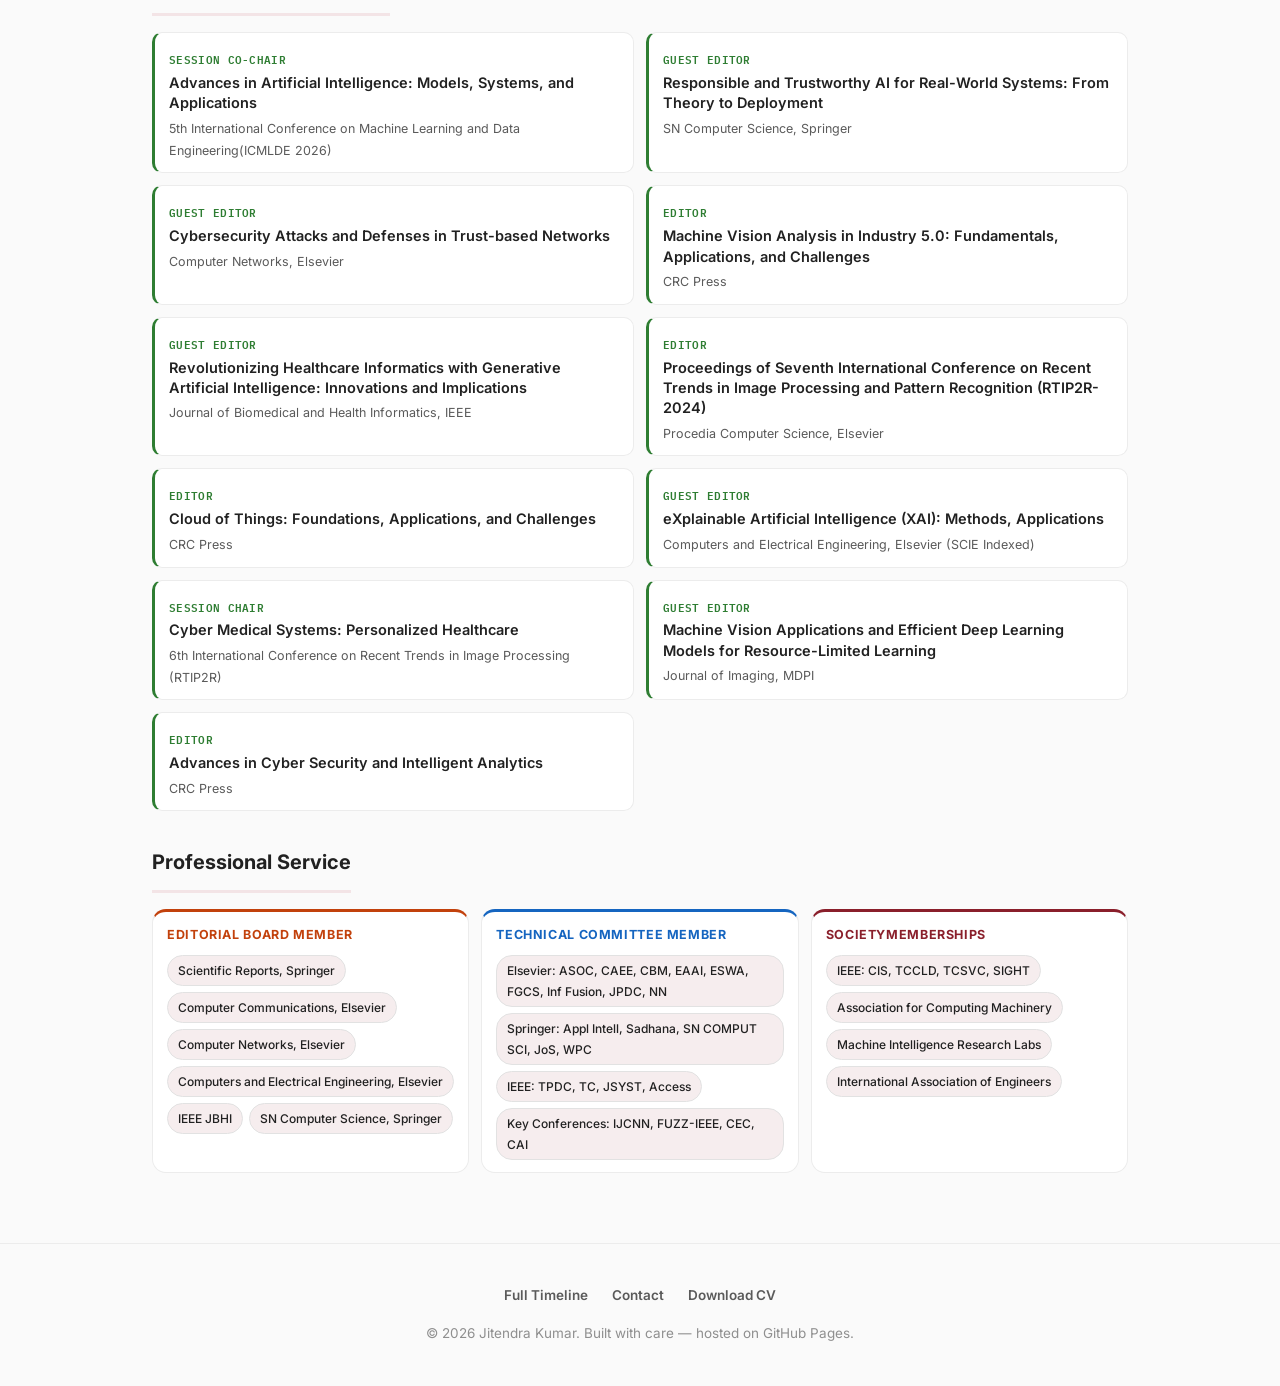
<file: services.html>
<!DOCTYPE html>
<html lang="en">
<head>
<meta charset="UTF-8">
<meta name="viewport" content="width=device-width, initial-scale=1.0">
<title>Recognition &amp; Service — Dr. Jitendra Kumar</title>
<meta name="description" content="Awards and honors, invited talks, editorial assignments, and professional service of Dr. Jitendra Kumar.">
<link rel="preconnect" href="https://fonts.googleapis.com">
<link rel="preconnect" href="https://fonts.gstatic.com" crossorigin>
<link href="https://fonts.googleapis.com/css2?family=Poppins:wght@500;600;700;800&family=Inter:wght@400;500;600;700&family=IBM+Plex+Mono:wght@500&display=swap" rel="stylesheet">
<link rel="stylesheet" href="style.css">
</head>
<body>

<nav class="site-nav">
  <div class="wrap">
    <a class="brand-block" href="index.html">
      <span class="brand-name">Dr. Jitendra Kumar</span>
      <span class="brand-tag">Machine Learning Enthusiast</span>
    </a>
    <ul class="nav-links">
      <li><a  href="index.html">Home</a></li>
      <li><a  href="teaching.html">Teaching</a></li>
      <li><a class="active" href="services.html">Services</a></li>
      <li><a  href="news.html">News</a></li>
      <li><a  href="publications.html">Publications</a></li>
      <li><a  href="students-current.html">Students</a></li>
      <li><a  href="resources.html">Resources</a></li>
    </ul>
    <button class="nav-toggle" aria-label="Toggle menu">☰</button>
  </div>
</nav>

<header class="page-hero">
  <div class="wrap">
    <div class="eyebrow">Honors &amp; Service</div>
    <h1>Recognition &amp; Service</h1>
    <p>Awards and honors, invited talks, editorial assignments, and professional service.</p>
  </div>
</header>

<section>
  <div class="wrap" id="services-root">
    <div class="svc-block" id="block-awards">
      <div class="svc-sechead">Awards &amp; Honors <span class="svc-cnt" id="cnt-awards"></span></div>
      <div class="svc-grid2" id="svc-awards"></div>
    </div>
    <div class="svc-block" id="block-talks">
      <div class="svc-sechead">Invited Talks <span class="svc-cnt" id="cnt-talks"></span></div>
      <div class="svc-grid2" id="svc-talks"></div>
    </div>
    <div class="svc-block" id="block-editorial">
      <div class="svc-sechead">Editorial Assignments <span class="svc-cnt" id="cnt-editorial"></span></div>
      <div class="svc-grid2" id="svc-editorial"></div>
    </div>
    <div class="svc-block" id="block-service">
      <div class="svc-sechead">Professional Service</div>
      <div class="svc-panels" id="svc-panels"></div>
    </div>
  </div>
</section>

<footer>
  <div class="wrap footer-wrap">
    <div class="footer-links">
      <a href="experience.html">Full Timeline</a>
      <a href="contact.html">Contact</a>
      <a href="assets/CV_Jitendra_Kumar.pdf" target="_blank" rel="noopener">Download CV</a>
    </div>
    <div class="footer-copy">© 2026 Jitendra Kumar. Built with care — hosted on GitHub Pages.</div>
  </div>
</footer>

<script src="vendor/xlsx.full.min.js"></script>
<script src="script.js"></script>
</body>
</html>
</file>
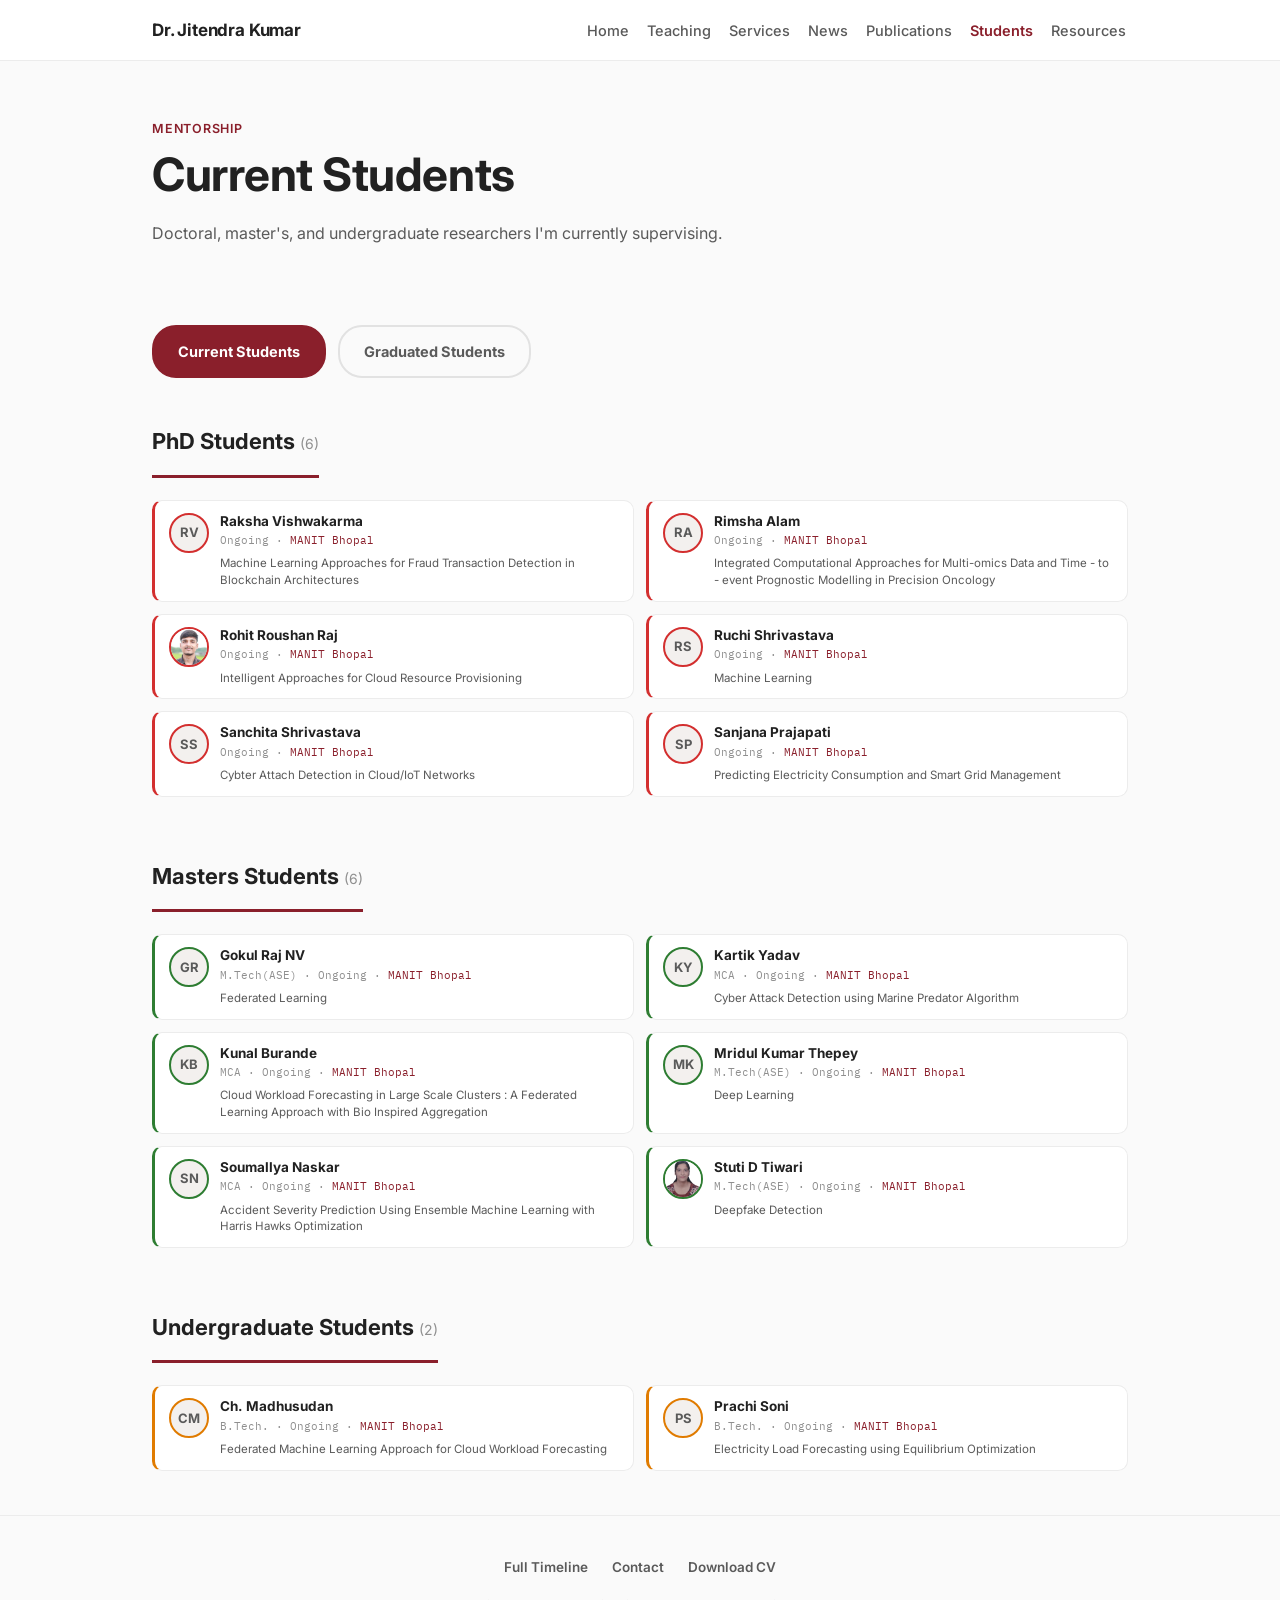
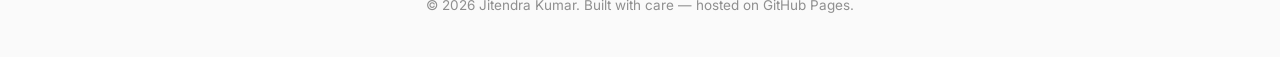
<file: students-current.html>
<!DOCTYPE html>
<html lang="en">
<head>
<meta charset="UTF-8">
<meta name="viewport" content="width=device-width, initial-scale=1.0">
<title>Current Students — Dr. Jitendra Kumar</title>
<meta name="description" content="Current PhD, Masters, and Undergraduate students supervised by Dr. Jitendra Kumar.">
<link rel="preconnect" href="https://fonts.googleapis.com">
<link rel="preconnect" href="https://fonts.gstatic.com" crossorigin>
<link href="https://fonts.googleapis.com/css2?family=Poppins:wght@500;600;700;800&family=Inter:wght@400;500;600;700&family=IBM+Plex+Mono:wght@500&display=swap" rel="stylesheet">
<link rel="stylesheet" href="style.css">
</head>
<body>

<nav class="site-nav">
  <div class="wrap">
    <a class="brand-block" href="index.html">
      <span class="brand-name">Dr. Jitendra Kumar</span>
      <span class="brand-tag">Machine Learning Enthusiast</span>
    </a>
    <ul class="nav-links">
      <li><a  href="index.html">Home</a></li>
      <li><a  href="teaching.html">Teaching</a></li>
      <li><a  href="services.html">Services</a></li>
      <li><a  href="news.html">News</a></li>
      <li><a  href="publications.html">Publications</a></li>
      <li><a class="active" href="students-current.html">Students</a></li>
      <li><a  href="resources.html">Resources</a></li>
    </ul>
    <button class="nav-toggle" aria-label="Toggle menu">☰</button>
  </div>
</nav>

<header class="page-hero">
  <div class="wrap">
    <div class="eyebrow">Mentorship</div>
    <h1>Current Students</h1>
    <p>Doctoral, master's, and undergraduate researchers I'm currently supervising.</p>
  </div>
</header>

<section>
  <div class="wrap">
    <div class="student-toggle">
      <a class="active" href="students-current.html">Current Students</a>
      <a href="students-graduated.html">Graduated Students</a>
    </div>
    <div id="student-list" data-mode="current"></div>
  </div>
</section>

<footer>
  <div class="wrap footer-wrap">
    <div class="footer-links">
      <a href="experience.html">Full Timeline</a>
      <a href="contact.html">Contact</a>
      <a href="assets/CV_Jitendra_Kumar.pdf" target="_blank" rel="noopener">Download CV</a>
    </div>
    <div class="footer-copy">© 2026 Jitendra Kumar. Built with care — hosted on GitHub Pages.</div>
  </div>
</footer>

<script src="vendor/xlsx.full.min.js"></script>
<script src="script.js"></script>
</body>
</html>
</file>
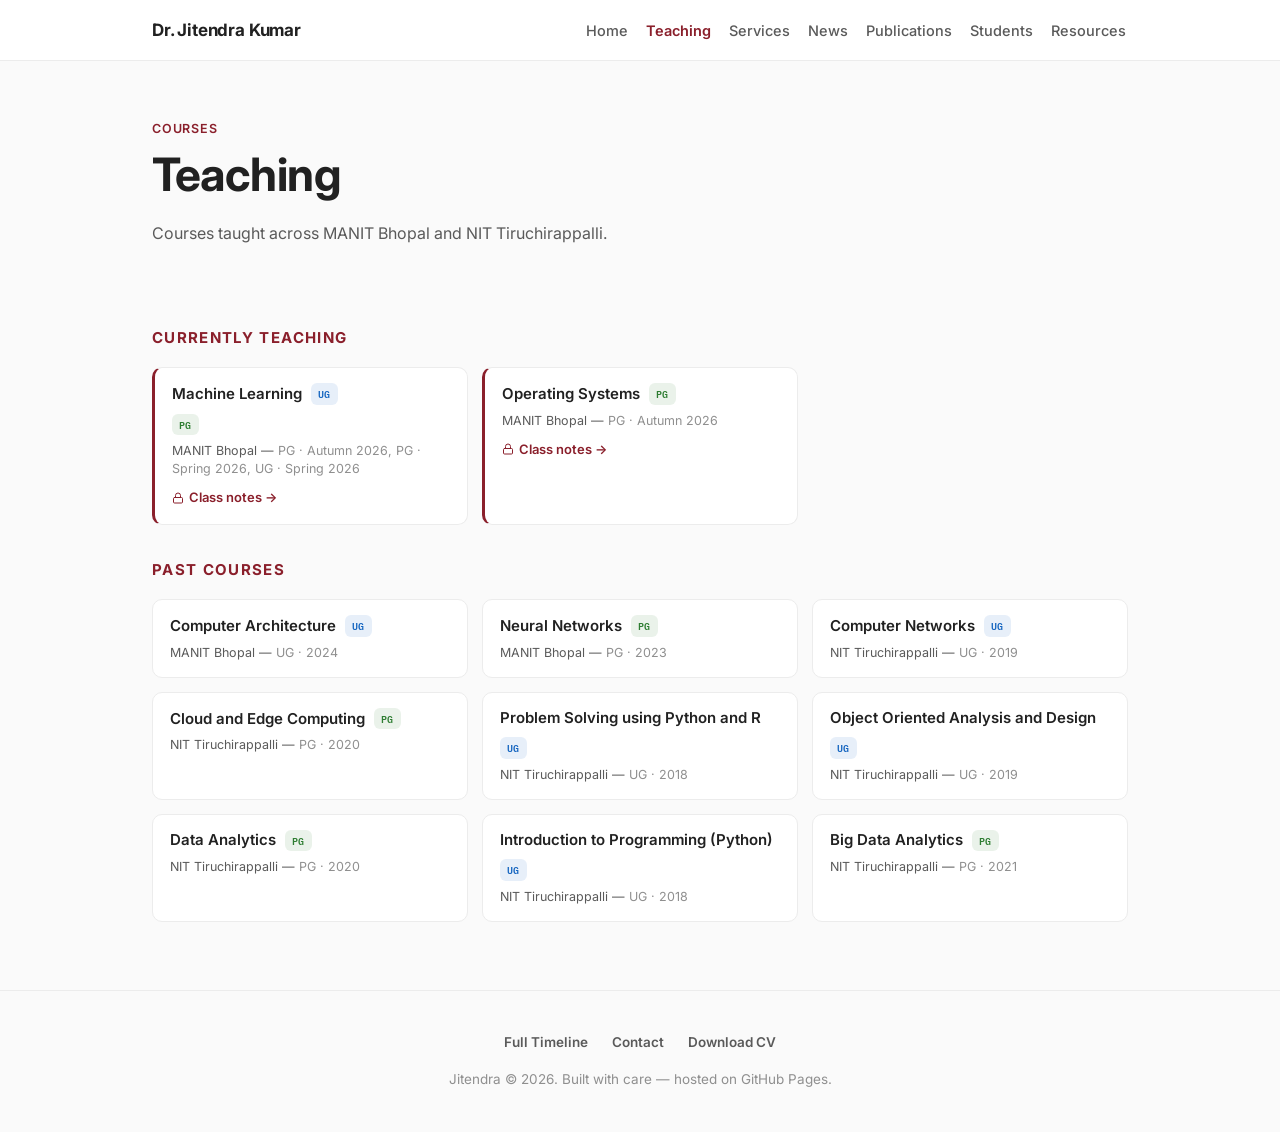
<file: teaching.html>
<!DOCTYPE html>
<html lang="en">
<head>
<meta charset="UTF-8">
<meta name="viewport" content="width=device-width, initial-scale=1.0">
<title>Teaching — Dr. Jitendra Kumar</title>
<link rel="preconnect" href="https://fonts.googleapis.com">
<link rel="preconnect" href="https://fonts.gstatic.com" crossorigin>
<link href="https://fonts.googleapis.com/css2?family=Poppins:wght@500;600;700;800&family=Inter:wght@400;500;600;700&family=IBM+Plex+Mono:wght@500&display=swap" rel="stylesheet">
<link rel="stylesheet" href="style.css">
</head>
<body>

<nav class="site-nav">
  <div class="wrap">
    <a class="brand-block" href="index.html">
      <span class="brand-name">Dr. Jitendra Kumar</span>
      <span class="brand-tag">Machine Learning Enthusiast</span>
    </a>
    <ul class="nav-links">
      <li><a  href="index.html">Home</a></li>
      <li><a class="active" href="teaching.html">Teaching</a></li>
      <li><a  href="services.html">Services</a></li>
      <li><a  href="news.html">News</a></li>
      <li><a  href="publications.html">Publications</a></li>
      <li><a  href="students-current.html">Students</a></li>
      <li><a  href="resources.html">Resources</a></li>
    </ul>
    <button class="nav-toggle" aria-label="Toggle menu">☰</button>
  </div>
</nav>

<header class="page-hero">
  <div class="wrap">
    <div class="eyebrow">Courses</div>
    <h1>Teaching</h1>
    <p>Courses taught across MANIT Bhopal and NIT Tiruchirappalli.</p>
  </div>
</header>

<section>
  <div class="wrap">
    <div id="teaching-list"></div>
  </div>
</section>

<footer>
  <div class="wrap footer-wrap">
    <div class="footer-links">
      <a href="experience.html">Full Timeline</a>
      <a href="contact.html">Contact</a>
      <a href="assets/CV_Jitendra_Kumar.pdf" target="_blank" rel="noopener">Download CV</a>
    </div>
    <div class="footer-copy">Jitendra © 2026. Built with care — hosted on GitHub Pages.</div>
  </div>
</footer>

<script src="vendor/xlsx.full.min.js"></script>
<script src="script.js"></script>
</body>
</html>
</file>
<file: style.css>
/* ============================================================
   Design: Amber & Friendly (v2)
   Off-white background, amber highlights, green CTAs/links,
   colorful category badges (matching the original site's palette),
   rounded cards, soft shadows, generous whitespace throughout.
   Poppins (headings) + Inter (body).
   ============================================================ */
:root{
  --bg:        #fafafa;
  --panel:     #ffffff;
  --panel-alt: #fff7e8;
  --panel-alt2: #f4f2ee;
  --ink:       #212121;
  --dim:       #5a5a5a;
  --faint:     #8f8f8f;
  --line:      #ececec;
  --line-2:    #e2e2e2;

  --amber:       #f3e4e6;
  --amber-soft:  rgba(138,31,43,0.09);
  --amber-text:  #8a1f2b;

  --accent:      #8a1f2b;
  --accent-dark: #6d1622;
  --accent-tint: rgba(138,31,43,0.08);
  /* news category tag colors (darker text-only tags) */
  --t-publication: #1565c0;
  --t-editorial:   #2e7d32;
  --t-update:      #455a64;
  --t-talk:        #6a1b9a;
  /* publication soft-spine category colors */
  --p-journal:   #1565c0;
  --p-conference:#c62828;
  --p-book:      #2e7d32;
  --p-chapter:   #6a1b9a;
  --p-report:    #795548;
  /* student category colors */
  --sc-phd:           #d32f2f;
  --sc-masters:       #2e7d32;
  --sc-undergraduate: #e07b00;
  --sc-researchintern:#1565c0;

  /* publication category colors (match original site) */
  --c-journal:      #2196f3;
  --c-conference:   #f44336;
  --c-book:         #4caf50;
  --c-bookchapter:  #9c27b0;
  --c-report:       #795548;

  /* student category colors (match original StudentCard) */
  --c-phd:             #f44336;
  --c-masters:         #4caf50;
  --c-undergraduate:   #ff9f43;
  --c-researchintern:  #2196f3;

  --serif: "Inter", -apple-system, "Segoe UI", sans-serif;
  --sans:  "Inter", -apple-system, "Segoe UI", sans-serif;
  --mono:  "IBM Plex Mono", "SFMono-Regular", Menlo, monospace;

  --wrap: 1040px;
  --radius: 14px;
  --radius-sm: 10px;
  --shadow: 0 1px 2px rgba(20,20,20,0.04);
  --shadow-hover: 0 2px 6px rgba(20,20,20,0.07);
}

*{ box-sizing:border-box; }
html{ scroll-behavior:smooth; }
body{
  margin:0; background:var(--bg); color:var(--ink);
  font-family:var(--sans); font-size:16.5px; line-height:1.75;
  -webkit-font-smoothing:antialiased;
}
@media (prefers-reduced-motion: reduce){
  html{ scroll-behavior:auto; }
  *{ animation-duration:.01ms !important; transition-duration:.01ms !important; }
}

a{ color:var(--accent); text-decoration:none; }
a:hover{ color:var(--accent-dark); text-decoration:underline; }
a:focus-visible, button:focus-visible, input:focus-visible{
  outline:2px solid var(--accent); outline-offset:3px;
}

.wrap{ max-width:var(--wrap); margin:0 auto; padding:0 clamp(16px, 4vw, 32px); }

h1,h2,h3,h4{ font-family:var(--serif); font-weight:700; margin:0; color:var(--ink); letter-spacing:-0.01em; }

.eyebrow{
  display:inline-flex; align-items:center; gap:8px;
  font-size:13px; font-weight:600; letter-spacing:.04em; text-transform:uppercase;
  color:var(--amber-text); background:var(--amber-soft); padding:7px 16px; border-radius:20px;
  margin-bottom:20px;
}

.highlight{ background:var(--amber-soft); color:var(--amber-text); padding:1px 7px; font-weight:600; border-radius:6px; }

/* ---------------- Nav ---------------- */
.site-nav{ border-bottom:1px solid var(--line); background:rgba(250,250,250,0.92); backdrop-filter:blur(8px); position:sticky; top:0; z-index:100; }
.site-nav .wrap{ display:flex; align-items:center; justify-content:space-between; min-height:96px; padding-top:14px; padding-bottom:14px; gap:24px; flex-wrap:wrap; }
.brand-block{ display:flex; flex-direction:column; gap:4px; flex-shrink:0; }
.brand-name{ font-family:var(--serif); font-weight:800; font-size:30px; color:var(--ink); letter-spacing:-0.01em; line-height:1.1; }
.brand-tag{ font-size:14px; color:var(--dim); }
.nav-links{ display:flex; gap:2px; list-style:none; margin:0; padding:0; align-items:center; flex-shrink:1; flex-wrap:wrap; }
.nav-links a{ color:var(--dim); font-size:16px; font-weight:600; padding:12px 20px; border-radius:24px; transition:all .15s ease; white-space:nowrap; }
.nav-links a:hover{ color:var(--ink); background:var(--amber-soft); text-decoration:none; }
.nav-links a.active{ color:var(--ink); background:var(--amber); }
.nav-toggle{ display:none; background:none; border:1px solid var(--line-2); color:var(--ink); padding:10px 12px; border-radius:var(--radius-sm); font-size:18px; }

@media (max-width: 1050px){
  .site-nav .wrap{ min-height:auto; }
  .nav-links{
    position:fixed; top:100%; left:0; right:0; background:var(--bg);
    flex-direction:column; align-items:flex-start; gap:2px; padding:12px; border-bottom:1px solid var(--line);
    transform:translateY(-8px); opacity:0; pointer-events:none; transition:all .2s ease; box-shadow:var(--shadow);
  }
  .nav-links.open{ transform:translateY(0); opacity:1; pointer-events:auto; }
  .nav-links a{ padding:14px 16px; width:100%; }
  .nav-toggle{ display:block; }
}

/* ---------------- Page hero (interior pages) ---------------- */
.page-hero{ padding:80px 0 60px; }
.page-hero h1{ font-size:clamp(32px,4.4vw,46px); line-height:1.15; margin-bottom:18px; }
.page-hero p{ color:var(--dim); max-width:64ch; font-size:17px; }

/* ---------------- Home Hero ---------------- */
.hero{ padding:56px 0 0; }
.hero-panel{
  display:grid; grid-template-columns:1fr 340px; gap:0;
  background:var(--panel-alt2); border-radius:var(--radius); overflow:hidden; box-shadow:var(--shadow);
}
@media (max-width:900px){ .hero-panel{ grid-template-columns:1fr; } }
.hero-text{ padding:48px 52px; }
.hero .role{ font-size:23px; color:var(--ink); font-weight:600; margin-bottom:24px; line-height:1.4; }
.hero p.lede{ font-size:16.5px; color:var(--ink); margin-bottom:0; line-height:1.85; }
.hero-email{ margin-top:20px; }
.hero-email a{ color:var(--accent-dark); font-weight:700; font-size:14.5px; }

.hero-cta{ display:flex; gap:14px; flex-wrap:wrap; margin-top:26px; }
.btn{
  font-family:var(--sans); font-weight:700; font-size:14.5px; padding:14px 26px;
  border-radius:24px; border:2px solid var(--ink); color:var(--ink);
  transition:all .15s ease; display:inline-flex; align-items:center; gap:8px;
}
.btn.solid{ background:var(--accent); border-color:var(--accent); color:#fff; }
.btn.solid:hover{ background:var(--accent-dark); border-color:var(--accent-dark); text-decoration:none; transform:translateY(-1px); }
.btn:not(.solid):hover{ background:var(--amber-soft); text-decoration:none; transform:translateY(-1px); }
.btn.neutral{ border-color:var(--line-2); color:var(--ink); }
.btn.neutral:hover{ border-color:var(--ink); }

.hero-photo{ background:var(--line-2); min-height:280px; }
.hero-photo img{
  width:100%; height:100%; object-fit:cover; display:block;
}

section{ padding:96px 0; }
section + section{ border-top:1px solid var(--line); }
.section-head{ max-width:680px; margin-bottom:52px; }
.section-head h2{ font-size:clamp(28px,3.2vw,36px); }
.section-head p{ color:var(--dim); margin-top:14px; font-size:16px; }

.two-col{ display:grid; grid-template-columns:1.4fr 1fr; gap:64px; }
@media (max-width:860px){ .two-col{ grid-template-columns:1fr; } }
.two-col-even{ display:grid; grid-template-columns:1fr 1fr; gap:64px; }
@media (max-width:860px){ .two-col-even{ grid-template-columns:1fr; gap:56px; } }

.body-copy p{ color:var(--dim); margin-bottom:20px; font-size:16px; }

/* Side cards */
.side-card{ background:var(--panel); border:1px solid var(--line); box-shadow:var(--shadow); border-radius:var(--radius); padding:26px; margin-bottom:24px; }
.side-card h4{ font-size:13px; letter-spacing:.06em; text-transform:uppercase; color:var(--accent-dark); margin-bottom:16px; font-family:var(--sans); font-weight:700; }
.pill-list{ display:flex; flex-wrap:wrap; gap:10px; }
.pill{ font-size:13px; padding:8px 15px; border-radius:20px; color:var(--ink); background:var(--amber-soft); font-weight:600; }
.side-card ul{ margin:0; padding:0; list-style:none; }
.side-card li{ padding:10px 0; border-top:1px solid var(--line); font-size:14.5px; color:var(--dim); }
.side-card li:first-child{ border-top:none; }

/* Timeline (career/education) */
.timeline{ position:relative; padding-left:32px; border-left:3px solid var(--amber-soft); }
.tl-item{ position:relative; padding-bottom:44px; }
.tl-item:last-child{ padding-bottom:0; }
.tl-item::before{
  content:""; position:absolute; left:-40px; top:4px; width:14px; height:14px; border-radius:50%;
  background:var(--amber); border:3px solid #fff; box-shadow:0 0 0 2px var(--amber);
}
.tl-date{ font-size:13.5px; font-weight:700; color:var(--accent-dark); margin-bottom:8px; }
.tl-item h3{ font-size:19px; margin-bottom:6px; }
.tl-org{ color:var(--dim); font-size:14.5px; margin-bottom:10px; font-weight:500; }
.tl-detail{ font-size:14px; color:var(--dim); line-height:1.7; }
.tl-detail b{ color:var(--ink); font-weight:600; }

/* Publication cards (home highlights) */
.pub-highlight{ display:flex; flex-direction:column; gap:20px; }
.pub-card{ background:var(--panel); border:1px solid var(--line); box-shadow:var(--shadow); border-radius:var(--radius); padding:26px 28px; transition:box-shadow .15s ease, transform .15s ease; }
.pub-card:hover{ box-shadow:var(--shadow-hover); transform:translateY(-2px); }
.pub-card-top{ display:flex; justify-content:space-between; align-items:flex-start; gap:14px; }
.pub-card .authors{ font-size:13.5px; color:var(--faint); }
.pub-card h3{ font-size:17px; margin:10px 0 8px; line-height:1.45; font-weight:600; }
.pub-card .meta{ font-size:14px; color:var(--dim); }
.pub-card .meta b{ color:var(--ink); font-weight:600; }

/* Type tag pill — colored by category */
.type-tag{
  font-size:11px; font-weight:700; text-transform:uppercase; letter-spacing:.04em;
  padding:5px 13px; border-radius:20px; color:#fff; white-space:nowrap; flex-shrink:0;
}
.type-tag.tag-journal{ background:var(--c-journal); }
.type-tag.tag-conference{ background:var(--c-conference); }
.type-tag.tag-book{ background:var(--c-book); }
.type-tag.tag-bookchapter{ background:var(--c-bookchapter); }
.type-tag.tag-report{ background:var(--c-report); }
.type-tag.tag-phd{ background:var(--c-phd); }
.type-tag.tag-masters{ background:var(--c-masters); }
.type-tag.tag-undergraduate{ background:var(--c-undergraduate); }
.type-tag.tag-researchintern{ background:var(--c-researchintern); }
.type-tag.awarded{ background:var(--amber); color:var(--amber-text); }

/* Badges: indexing / impact factor / quartile */
.badges{ display:inline-flex; gap:8px; flex-wrap:wrap; margin-top:14px; }
.badge{ font-size:11px; font-weight:700; padding:4px 12px; border-radius:20px; letter-spacing:.02em; }
.badge.idx{ background:var(--accent-tint); color:var(--accent-dark); }
.badge.if{ background:var(--ink); color:#fff; }
.badge.q1{ background:#fdf0d5; color:#a9701a; }
.badge.q2{ background:#e3edf7; color:#2a5788; }
.badge.q3{ background:#eae7f2; color:#5b4d8a; }
.badge.q4{ background:#f0f0f0; color:#666; }
.other-info{ font-size:12.5px; color:var(--faint); font-style:italic; margin-top:10px; }

footer{ padding:40px 0; color:var(--faint); font-size:13.5px; border-top:1px solid var(--line); }
.footer-wrap{ display:flex; flex-direction:column; align-items:center; gap:14px; text-align:center; }
.footer-links{ display:flex; gap:24px; flex-wrap:wrap; justify-content:center; }
.footer-links a{ color:var(--dim); font-weight:600; }
.footer-links a:hover{ color:var(--accent-dark); }
footer a{ color:var(--faint); }

/* ---------------- Publications page ---------------- */
.pub-toolbar{ display:flex; gap:14px; flex-wrap:wrap; margin-bottom:44px; align-items:center; }
.pub-search{
  flex:1; min-width:240px; background:var(--panel); border:1px solid var(--line-2); color:var(--ink);
  padding:13px 18px; border-radius:24px; font-family:var(--sans); font-size:14.5px; box-shadow:var(--shadow);
}
.pub-filters{ display:flex; gap:10px; flex-wrap:wrap; }
.pub-filter{
  font-size:13px; font-weight:700; padding:10px 18px; border:2px solid var(--line-2);
  border-radius:20px; color:var(--dim); background:#fff; cursor:pointer; transition:all .15s ease;
}
.pub-filter.active, .pub-filter:hover{ border-color:var(--accent); color:var(--accent-dark); background:var(--accent-tint); }
.pub-group-title{
  font-family:var(--serif); font-size:22px; font-weight:700; color:var(--ink);
  margin:52px 0 22px; padding-bottom:14px; border-bottom:3px solid var(--amber); display:inline-block;
}
.pub-group-title:first-of-type{ margin-top:0; }
.pub-count{ color:var(--faint); font-family:var(--sans); font-size:14px; font-weight:400; }
.pub-total-count{ font-size:14px; color:var(--faint); margin-bottom:26px; }
.pub-row{ background:var(--panel); border:1px solid var(--line); box-shadow:var(--shadow); border-radius:var(--radius); padding:24px 26px; margin-bottom:18px; transition:box-shadow .15s ease; }
.pub-row:hover{ box-shadow:var(--shadow-hover); }
.pub-row-top{ display:flex; justify-content:space-between; align-items:flex-start; gap:14px; }
.pub-row .authors{ font-size:13.5px; color:var(--faint); }
.pub-row .titletext{ font-size:16.5px; margin:10px 0 8px; color:var(--ink); font-weight:600; line-height:1.5; }
.pub-row .titletext a{ color:var(--ink); }
.pub-row .titletext a:hover{ color:var(--accent-dark); }
.pub-row .venueline{ font-size:14px; color:var(--dim); }
.pub-row .venueline b{ color:var(--ink); font-weight:600; }

/* ---- publication soft-spine cards (compact) ---- */
.pub-card-v{ display:flex; background:var(--panel); border:1px solid var(--line); border-radius:10px; overflow:hidden; margin-bottom:12px; transition:box-shadow .15s ease; }
.pub-card-v:hover{ box-shadow:var(--shadow-hover); }
.pv-spine{ flex:0 0 30px; display:flex; align-items:center; justify-content:center; writing-mode:vertical-rl; transform:rotate(180deg); font-family:var(--mono); font-weight:600; font-size:11px; text-transform:uppercase; letter-spacing:.08em; }
.pv-spine.tag-journal{     color:var(--p-journal);    background:rgba(21,101,192,0.09);  border-right:1px solid rgba(21,101,192,0.22); }
.pv-spine.tag-conference{  color:var(--p-conference); background:rgba(198,40,40,0.09);   border-right:1px solid rgba(198,40,40,0.22); }
.pv-spine.tag-book{        color:var(--p-book);       background:rgba(46,125,50,0.09);   border-right:1px solid rgba(46,125,50,0.22); }
.pv-spine.tag-bookchapter{ color:var(--p-chapter);    background:rgba(106,27,154,0.09);  border-right:1px solid rgba(106,27,154,0.22); }
.pv-spine.tag-report{      color:var(--p-report);     background:rgba(121,85,72,0.10);   border-right:1px solid rgba(121,85,72,0.24); }
.pv-main{ flex:1; min-width:0; padding:12px 16px; display:flex; gap:16px; align-items:stretch; }
.pv-textcol{ flex:1; min-width:0; }
.pv-title{ font-size:14px; font-weight:600; line-height:1.4; color:var(--ink); }
.pv-title a{ color:var(--ink); }
.pv-title a:hover{ color:var(--accent-dark); }
.pv-authors{ font-size:12.5px; color:var(--faint); margin-top:3px; white-space:nowrap; overflow:hidden; text-overflow:ellipsis; }
.pv-venue{ font-size:12.5px; color:var(--dim); margin-top:2px; white-space:nowrap; overflow:hidden; text-overflow:ellipsis; }
.pv-venue b{ color:var(--dim); font-weight:600; }
.pv-doi{ align-self:flex-end; flex:0 0 auto; font-family:var(--mono); font-size:12px; color:var(--accent-dark); text-decoration:none; font-weight:600; white-space:nowrap; }
.pv-status{ color:var(--accent-dark); font-style:italic; }
.no-results{ color:var(--faint); font-style:italic; padding:50px 0; text-align:center; }
.pub-loading{ color:var(--faint); font-size:14.5px; padding:28px 0; }
.pub-loading.pub-error{ color:#c0392b; background:#fdecea; padding:18px 22px; border-radius:var(--radius-sm); }

/* ---------------- Students page ---------------- */
.student-toggle{ display:flex; gap:12px; margin-bottom:44px; }
.student-toggle a{
  font-size:14.5px; font-weight:700; padding:12px 24px; border:2px solid var(--line-2); border-radius:24px; color:var(--dim);
}
.student-toggle a:hover{ text-decoration:none; border-color:var(--ink); }
.student-toggle a.active{ background:var(--ink); border-color:var(--ink); color:#fff; }

.student-row{ display:flex; gap:20px; align-items:flex-start; background:var(--panel); border:1px solid var(--line); box-shadow:var(--shadow); border-radius:var(--radius); padding:22px 24px; margin-bottom:16px; }
.student-photo{
  width:64px; height:64px; border-radius:50%; object-fit:cover; flex-shrink:0;
  border:2px solid var(--amber); margin-top:2px;
}
.student-photo-fallback{
  display:flex; align-items:center; justify-content:center;
  background:var(--amber-soft); color:var(--amber-text); font-family:var(--serif); font-weight:700; font-size:17px;
}
.student-body{ flex:1; min-width:0; }
.student-row-top{ display:flex; justify-content:space-between; align-items:center; gap:14px; flex-wrap:wrap; }
.student-name{ font-family:var(--serif); font-size:17px; font-weight:700; color:var(--ink); }
.student-tags{ display:flex; gap:8px; flex-shrink:0; }
.student-topic{ font-size:14.5px; color:var(--dim); margin-top:8px; }
.student-meta{ display:flex; gap:18px; flex-wrap:wrap; font-size:13px; color:var(--faint); margin-top:10px; }
.student-notes{ font-style:italic; }

/* ---- student compact cards (Option C) ---- */
.student-grid{ display:grid; grid-template-columns:repeat(2,1fr); gap:12px; margin-bottom:8px; }
.student-grid.one-col{ grid-template-columns:1fr; }
.scard{ display:flex; gap:11px; background:var(--panel); border:1px solid var(--line); border-left:3px solid var(--cat); border-radius:var(--radius-sm); padding:12px 14px; transition:box-shadow .15s ease; }
.scard:hover{ box-shadow:var(--shadow-hover); }
.cat-phd{ --cat:var(--sc-phd); } .cat-masters{ --cat:var(--sc-masters); }
.cat-undergraduate{ --cat:var(--sc-undergraduate); } .cat-researchintern{ --cat:var(--sc-researchintern); }
.s-avatar{ width:40px; height:40px; border-radius:50%; object-fit:cover; flex-shrink:0; border:2px solid var(--cat); }
.s-avatar-fallback{ display:flex; align-items:center; justify-content:center; background:#f3f0ee; color:var(--dim); font-family:var(--serif); font-weight:700; font-size:13px; }
.s-avatar-fallback{ position:relative; overflow:hidden; }
.s-avatar-img{ position:absolute; inset:0; width:100%; height:100%; object-fit:cover; }
.s-body{ flex:1; min-width:0; }
.s-name{ font-size:13.5px; font-weight:700; color:var(--ink); line-height:1.3; }
.s-awd{ display:inline-block; font-family:var(--mono); font-size:9.5px; font-weight:600; text-transform:uppercase; background:var(--amber); color:var(--accent); padding:1px 6px; border-radius:4px; margin-left:6px; vertical-align:middle; }
.s-sub{ font-family:var(--mono); font-size:11px; color:var(--faint); margin-top:1px; }
.s-thesis{ font-size:11.5px; color:var(--dim); line-height:1.45; margin-top:5px; display:-webkit-box; -webkit-line-clamp:2; -webkit-box-orient:vertical; overflow:hidden; }
.s-thesis a{ color:var(--dim); }
.s-thesis a:hover{ color:var(--accent-dark); }
.s-aff{ font-size:11.5px; color:var(--sc-researchintern); font-weight:600; margin-top:5px; }
.s-aff .lab{ color:var(--faint); font-weight:400; }
.s-notes{ font-size:11.5px; color:var(--faint); font-style:italic; margin-top:4px; }
.scard[title]{ cursor:help; }
.scard-wide{ align-items:flex-start; padding:16px 20px; gap:16px; }
.scard-wide .s-avatar{ width:54px; height:54px; font-size:16px; }
.s-name-row{ display:flex; justify-content:space-between; align-items:baseline; gap:14px; }
.s-name-row .s-name{ min-width:0; }
.s-year{ font-family:var(--mono); font-size:12px; color:var(--faint); white-space:nowrap; flex-shrink:0; }
.s-thesis-wide{ font-size:13.5px; color:var(--dim); line-height:1.5; margin-top:5px; }
.s-thesis-wide a{ color:var(--dim); }
.s-thesis-wide a:hover{ color:var(--accent-dark); }
@media(max-width:600px){ .student-grid{ grid-template-columns:1fr; } }

/* ---------------- Bio show-more ---------------- */
.bio-extra{ display:none; }
.bio-extra.open{ display:inline; }
.bio-toggle{
  display:inline-block; margin-top:10px; color:var(--accent-dark); font-weight:700; font-size:14.5px;
  cursor:pointer; border:none; background:none; padding:0; font-family:var(--sans);
}
.bio-toggle:hover{ text-decoration:underline; }

.social-row{ display:flex; gap:14px; margin-top:26px; flex-wrap:wrap; }
.social-row a{ display:inline-flex; align-items:center; justify-content:center; width:42px; height:42px; background:var(--panel); border:1px solid var(--line-2); box-shadow:var(--shadow); border-radius:50%; transition:all .15s ease; }
.social-row a:hover{ border-color:var(--accent); transform:translateY(-2px); }
.social-row img{ width:22px; height:22px; object-fit:contain; }

/* ---------------- Show more button ---------------- */
.show-more-btn{
  margin-top:24px; font-size:13.5px; font-weight:700; color:var(--ink); background:var(--panel-alt);
  border:2px solid var(--amber); padding:12px 24px; border-radius:24px; cursor:pointer;
}
.show-more-btn:hover{ background:var(--amber); }

/* ---------------- Awards ---------------- */
.award-box{ display:flex; gap:20px; align-items:flex-start; background:var(--panel); border:1px solid var(--line); box-shadow:var(--shadow); border-radius:var(--radius); padding:26px 28px; margin-bottom:20px; }
.award-medal{ font-size:34px; flex-shrink:0; }
.award-year{ font-size:13.5px; font-weight:700; color:var(--accent-dark); }
.award-box h3{ font-size:18px; margin:6px 0; }
.award-box p{ color:var(--dim); font-size:14.5px; margin:0; }

/* ===== Recognition & Service page ===== */
.svc-block{ margin-bottom:34px; }
.svc-sechead{ font-family:var(--serif); font-size:20px; font-weight:700; margin:0 0 16px; padding-bottom:10px; border-bottom:3px solid var(--amber); display:inline-flex; align-items:center; gap:10px; }
.svc-cnt{ color:var(--faint); font-family:var(--sans); font-size:13px; font-weight:400; }
.svc-grid2{ display:grid; grid-template-columns:repeat(2,1fr); gap:12px; }
.svc-card{ background:var(--panel); border:1px solid var(--line); border-left:3px solid var(--edge,var(--accent)); border-radius:var(--radius-sm); padding:11px 14px; transition:box-shadow .15s ease; }
.svc-card:hover{ box-shadow:var(--shadow-hover); }
.svc-talk{ --edge:#6a1b9a; }
.svc-editorial{ --edge:#2e7d32; }
.svc-c-top{ display:flex; justify-content:space-between; align-items:baseline; gap:12px; }
.svc-c-title{ font-size:14.5px; font-weight:600; color:var(--ink); line-height:1.4; }
.svc-c-title a{ color:var(--ink); }
.svc-c-title a:hover{ color:var(--accent-dark); }
.svc-c-when{ font-family:var(--mono); font-size:11.5px; color:var(--faint); white-space:nowrap; flex-shrink:0; }
.svc-c-sub{ font-size:12.5px; color:var(--dim); margin-top:4px; }
.svc-c-role{ display:inline-block; font-family:var(--mono); font-size:10.5px; font-weight:600; text-transform:uppercase; letter-spacing:.03em; color:var(--edge); margin-bottom:4px; }
.svc-award{ display:flex; gap:12px; align-items:flex-start; background:var(--panel); border:1px solid var(--line); border-left:3px solid #b8860b; border-radius:var(--radius-sm); padding:11px 14px; transition:box-shadow .15s ease; }
.svc-award:hover{ box-shadow:var(--shadow-hover); }
.svc-medal{ font-size:26px; flex-shrink:0; line-height:1; }
.svc-aw-year{ font-family:var(--mono); font-size:11.5px; color:#b8860b; font-weight:600; }
.svc-aw-title{ font-size:14.5px; font-weight:700; margin:2px 0 3px; }
.svc-aw-sub{ font-size:12.5px; color:var(--dim); }
.svc-panels{ display:grid; grid-template-columns:repeat(3,1fr); gap:12px; align-items:stretch; }
.svc-panel{ background:var(--panel); border:1px solid var(--line); border-top:3px solid var(--edge,var(--accent)); border-radius:var(--radius); padding:12px 14px; }
.svc-panel h3{ font-family:var(--sans); font-size:12.5px; font-weight:700; text-transform:uppercase; letter-spacing:.05em; margin:0 0 9px; color:var(--edge,var(--accent)); }
.svc-p-editor{ --edge:#c2410c; }
.svc-p-reviewer{ --edge:#1565c0; }
.svc-p-member{ --edge:var(--accent); }
.svc-chips{ display:flex; flex-wrap:wrap; gap:6px; }
.svc-chip{ font-size:12px; padding:4px 10px; border-radius:16px; background:var(--accent-tint); color:var(--ink); font-weight:500; border:1px solid var(--line-2); }
.svc-chip.strong{ background:var(--edge,var(--accent)); color:#fff; border-color:var(--edge,var(--accent)); font-weight:600; }
@media(max-width:900px){ .svc-panels{ grid-template-columns:repeat(2,1fr); } }
@media(max-width:760px){ .svc-grid2{ grid-template-columns:1fr; } }
@media(max-width:600px){ .svc-panels{ grid-template-columns:1fr; } }

/* ---------------- Teaching ---------------- */
.teaching-block{ background:var(--panel); border:1px solid var(--line); box-shadow:var(--shadow); border-radius:var(--radius); padding:26px 28px; margin-bottom:24px; }
.teaching-block h3{ font-size:17px; margin-bottom:14px; color:var(--accent-dark); }
.teaching-block ul{ margin:0; padding-left:20px; color:var(--dim); }
.teaching-block li{ padding:6px 0; font-size:15px; }

/* ---------------- Teaching: course-card grid ---------------- */
.teach-sec{ margin-bottom:32px; }
.teach-h{ font-size:15px; font-weight:700; text-transform:uppercase; letter-spacing:.09em; color:var(--accent); margin:0 0 16px; }
.course-grid{ display:grid; grid-template-columns:repeat(auto-fill, minmax(278px,1fr)); gap:14px; }
.course-card{ position:relative; background:var(--panel); border:1px solid var(--line); border-radius:var(--radius-sm); padding:15px 17px; display:flex; flex-direction:column; gap:7px; transition:box-shadow .15s ease; }
.course-card:hover{ box-shadow:var(--shadow-hover); }
.course-current{ border-left:3px solid var(--accent); }
.course-badge{ position:absolute; top:13px; right:14px; font-family:var(--mono); font-size:9.5px; font-weight:600; text-transform:uppercase; letter-spacing:.05em; color:var(--accent); background:var(--accent-tint); padding:2px 8px; border-radius:20px; }
.course-top{ display:flex; align-items:center; gap:9px; flex-wrap:wrap; }
.course-current .course-top{ padding-right:86px; }
.course-title{ font-size:15px; font-weight:600; color:var(--ink); line-height:1.35; }
.course-level{ flex-shrink:0; font-family:var(--mono); font-size:10px; font-weight:600; padding:2px 7px; border-radius:6px; letter-spacing:.03em; }
.lvl-ug{ color:var(--t-publication); background:rgba(21,101,192,.10); }
.lvl-pg{ color:var(--t-editorial); background:rgba(46,125,50,.10); }
.course-meta{ font-size:12.5px; color:var(--faint); }
.course-offerings{ list-style:none; margin:0; padding:0; display:flex; flex-direction:column; gap:3px; }
.course-offerings li{ font-size:12.5px; color:var(--dim); line-height:1.45; }
.off-inst{ font-weight:400; color:var(--dim); }
.off-terms{ color:var(--faint); }
.course-notes-row{ display:flex; flex-wrap:wrap; gap:8px 18px; }
.course-notes{ display:inline-flex; align-items:center; gap:5px; font-size:13px; font-weight:600; color:var(--accent); align-self:flex-start; margin-top:1px; }
.notes-lock{ width:12px; height:12px; flex-shrink:0; }
.course-notes:hover{ text-decoration:underline; }
@media(max-width:560px){ .course-grid{ grid-template-columns:1fr; } }

/* ---------------- News ---------------- */
.news-ol{ list-style:none; margin:0 0 30px; padding:0; }
.news-ol li{ background:var(--panel); border:1px solid var(--line); box-shadow:var(--shadow); border-radius:var(--radius-sm); padding:12px 16px; margin-bottom:9px; font-size:14px; color:var(--dim); line-height:1.55; }
.news-ol li{ display:flex; gap:13px; align-items:flex-start; }
.news-tag{ flex:0 0 auto; display:inline-flex; align-items:center; justify-content:center; width:30px; height:30px; border-radius:9px; margin-top:1px; }
.news-ico-svg{ width:17px; height:17px; display:block; }
.news-body{ flex:1 1 auto; }
.nt-publication{ color:var(--t-publication); }
.nt-editorial{ color:var(--t-editorial); }
.nt-update{ color:var(--t-update); }
.news-tag.nt-publication{ background:rgba(21,101,192,.10); }
.news-tag.nt-editorial{ background:rgba(46,125,50,.10); }
.nt-talk{ color:var(--t-talk); }
.news-tag.nt-update{ background:rgba(69,90,100,.10); }
.news-tag.nt-talk{ background:rgba(106,27,154,.10); }
.news-ol i{ color:var(--ink); font-style:italic; }
.news-ol a{ color:var(--accent-dark); }

/* ---------------- Metrics chart ---------------- */
.metrics-chart-wrap{ width:100%; height:340px; background:var(--panel); border:1px solid var(--line); border-radius:var(--radius); box-shadow:var(--shadow); padding:18px 18px 10px; }
.metrics-chart-wrap canvas{ width:100% !important; height:100% !important; }
.metrics-source-note{ font-size:12px; color:var(--faint); text-align:right; margin-top:6px; }

/* ---------------- Research-impact stat strip (home + publications) ---------------- */
.metrics-ytd{ color:var(--accent-dark); font-weight:600; }
.impact-strip{ display:grid; grid-template-columns:repeat(4,1fr); gap:12px; margin:0 0 18px; }
.impact-stat{ background:var(--panel); border:1px solid var(--line); border-left:3px solid var(--accent); border-radius:var(--radius-sm); padding:11px 14px; display:flex; flex-direction:column; gap:2px; }
.impact-num{ font-family:var(--serif); font-weight:800; font-size:25px; line-height:1.1; color:var(--accent); letter-spacing:-0.01em; }
.impact-label{ font-size:11px; color:var(--dim); font-weight:700; text-transform:uppercase; letter-spacing:.04em; }
.impact-sub{ font-size:10.5px; color:var(--faint); font-weight:500; }
.impact-link{ display:inline-block; font-size:14px; color:var(--accent); font-weight:600; margin-top:2px; }
.impact-link:hover{ text-decoration:underline; }
.pub-impact-sec{ padding-top:8px; }
.pub-impact-sec .blk-head{ display:flex; align-items:baseline; gap:12px; margin-bottom:12px; }
.pub-impact-sec .blk-head h2{ font-size:15px; font-weight:700; text-transform:uppercase; letter-spacing:.09em; color:var(--accent); margin:0; }
.pub-impact-sec .blk-sub{ font-size:13px; color:var(--faint); }
@media(max-width:640px){ .impact-strip{ grid-template-columns:repeat(2,1fr); } }

/* ---------------- Publications hero: heading + compact chart, click to enlarge ---------------- */
.pub-hero-grid{ display:grid; grid-template-columns:1.05fr 0.95fr; gap:38px; align-items:center; }
.pub-hero-text{ min-width:0; }
.pub-hero-text p{ margin-bottom:0; }
.pub-hero-chart{ position:relative; margin:0; height:216px; background:var(--panel); border:1px solid var(--line); border-radius:var(--radius); box-shadow:var(--shadow); padding:12px 12px 4px; cursor:pointer; transition:box-shadow .15s ease, transform .12s ease; }
.pub-hero-chart:hover{ box-shadow:var(--shadow-hover); transform:translateY(-1px); }
.pub-hero-chart:focus-visible{ outline:2px solid var(--accent); outline-offset:3px; }
.pub-hero-chart canvas{ width:100% !important; height:100% !important; }
.chart-expand{ position:absolute; top:9px; right:11px; font-size:10.5px; font-weight:600; color:var(--faint); background:rgba(255,255,255,.9); border:1px solid var(--line); padding:2px 8px; border-radius:20px; pointer-events:none; letter-spacing:.02em; }
@media(max-width:820px){ .pub-hero-grid{ grid-template-columns:1fr; gap:22px; } .pub-hero-chart{ height:200px; } }

/* Full-size chart modal */
.metrics-modal[hidden]{ display:none; }
.metrics-modal{ position:fixed; inset:0; z-index:1000; display:flex; align-items:center; justify-content:center; padding:24px; }
.metrics-modal-backdrop{ position:absolute; inset:0; background:rgba(20,20,20,.55); backdrop-filter:blur(2px); }
.metrics-modal-panel{ position:relative; background:var(--panel); border-radius:16px; box-shadow:0 20px 60px rgba(0,0,0,.3); width:min(980px,96vw); max-height:92vh; padding:22px 24px 16px; display:flex; flex-direction:column; }
.metrics-modal-head{ display:flex; align-items:baseline; gap:12px; margin-bottom:10px; padding-right:34px; }
.metrics-modal-head h3{ font-size:18px; margin:0; }
.metrics-modal-head span{ font-size:12.5px; color:var(--faint); }
.metrics-modal-canvas{ position:relative; flex:1 1 auto; height:min(62vh,520px); }
.metrics-modal-canvas canvas{ width:100% !important; height:100% !important; }
.metrics-modal-close{ position:absolute; top:12px; right:14px; border:none; background:none; font-size:26px; line-height:1; color:var(--dim); cursor:pointer; padding:0 8px; border-radius:8px; }
.metrics-modal-close:hover{ background:var(--accent-tint); color:var(--accent); }

/* ---------------- Home: Timeline + Updates two-column ---------------- */
.two-col-home{ display:grid; grid-template-columns:1.1fr 0.9fr; gap:64px; align-items:start; }
@media (max-width:900px){ .two-col-home{ grid-template-columns:1fr; gap:56px; } }
.section-title{ font-family:var(--serif); font-weight:800; font-size:34px; margin-bottom:34px; color:var(--ink); }

/* ---------------- News ticker / marquee (home Updates) ---------------- */
.news-ticker{
  position:relative; height:262px; overflow:hidden;
  -webkit-mask-image:linear-gradient(to bottom, transparent 0, #000 24px, #000 calc(100% - 24px), transparent 100%);
  mask-image:linear-gradient(to bottom, transparent 0, #000 24px, #000 calc(100% - 24px), transparent 100%);
}
.news-ticker-track{
  display:flex; flex-direction:column; gap:0;
  animation:ticker-scroll linear infinite;
}
.news-ticker:hover .news-ticker-track{ animation-play-state:paused; }
.news-ticker-item{ display:flex; gap:12px; align-items:flex-start; padding:14px 4px; border-bottom:1px solid var(--line); font-size:14.5px; color:var(--dim); line-height:1.55; }
.news-ticker-item .u-body{ flex:1 1 auto; }
.news-ticker-item .u-head{ color:var(--ink); font-weight:600; }
.news-ticker-item a{ font-weight:600; }
.news-ticker-item .news-num{ font-weight:700; color:var(--ink); margin-right:6px; }
.news-ticker-item i{ color:var(--ink); font-style:italic; }
.news-ticker-item a{ color:var(--accent-dark); }
@keyframes ticker-scroll{
  from{ transform:translateY(0); }
  to{ transform:translateY(-50%); }
}
@media (prefers-reduced-motion: reduce){
  .news-ticker{ height:auto; }
  .news-ticker-track{ animation:none; }
  .news-ticker-item--dup{ display:none; }
}

/* ---------------- Resources / Protected ---------------- */
.resource-block{ background:var(--panel); border:1px solid var(--line); box-shadow:var(--shadow); border-radius:var(--radius); padding:26px 28px; margin-bottom:24px; }
.resource-block h3{ font-size:18px; margin-bottom:14px; color:var(--accent-dark); }
.resource-block ul{ margin:0; padding-left:20px; color:var(--dim); }
.resource-block li{ padding:6px 0; font-size:15px; }

.protected-form{ max-width:360px; margin:0 auto; text-align:center; background:var(--panel); border:1px solid var(--line); box-shadow:var(--shadow); border-radius:var(--radius); padding:40px 32px; }
.protected-form input{
  width:100%; padding:14px 16px; border:1px solid var(--line-2); border-radius:24px;
  font-family:var(--sans); font-size:14.5px; margin:16px 0;
}
.protected-error{ display:none; color:#c0392b; font-size:13.5px; margin-bottom:12px; }
.protected-note{ font-size:12.5px; color:var(--faint); margin-top:28px; max-width:400px; margin-left:auto; margin-right:auto; }

/* ---------------- Contact ---------------- */
.contact-grid{ display:grid; grid-template-columns:1fr 1fr; gap:56px; align-items:start; }
@media (max-width:760px){ .contact-grid{ grid-template-columns:1fr; } }
.contact-list{ list-style:none; margin:0; padding:0; }
.contact-list li{ padding:20px 0; border-top:1px solid var(--line); display:flex; justify-content:space-between; align-items:baseline; gap:18px; }
.contact-list li:first-child{ border-top:none; }
.contact-list .k{ font-size:12px; color:var(--faint); text-transform:uppercase; letter-spacing:.07em; font-weight:700; }
.contact-list .v{ font-size:15.5px; text-align:right; }

/* ---------------- Page links (breadcrumb-style CTAs) ---------------- */
.page-links{ display:flex; gap:16px; flex-wrap:wrap; }
.page-links a{
  border:2px solid var(--line-2); padding:12px 22px; border-radius:24px; font-size:14.5px; font-weight:700; color:var(--ink);
  background:var(--panel); box-shadow:var(--shadow);
}
.page-links a:hover{ border-color:var(--accent); color:var(--accent-dark); text-decoration:none; transform:translateY(-1px); }


/* ===================== MINIMAL MAROON REDESIGN (appended) ===================== */

/* ---- global maroon accent details ---- */
.tl-item::before{ background:#8a1f2b; box-shadow:0 0 0 2px rgba(138,31,43,0.22); }
.timeline{ border-left-color:rgba(138,31,43,0.16); }
.badge.if{ background:#3a2b2c; }

/* ---- minimal top nav (all pages) ---- */
.site-nav{ background:#fff; backdrop-filter:none; border-bottom:1px solid var(--line); }
.site-nav .wrap{ min-height:60px; padding-top:10px; padding-bottom:10px; gap:20px; flex-wrap:nowrap; }
.brand-tag{ display:none; }
.brand-name{ font-family:var(--sans); font-weight:700; font-size:17px; letter-spacing:-0.01em; }
.nav-links{ gap:14px; flex-wrap:nowrap; }
.nav-links a{ background:none; border-radius:0; padding:6px 2px; font-weight:500; font-size:14.5px; color:var(--dim); transition:color .15s ease; }
.nav-links a:hover{ background:none; color:#8a1f2b; text-decoration:none; }
.nav-links a.active{ background:none; color:#8a1f2b; font-weight:600; }

/* homepage only: compact monogram brand (full name shown big in the hero instead) */
.minimal .brand-name{ font-size:0; letter-spacing:0; }
.minimal .brand-name::after{ content:"JK"; display:inline-flex; align-items:center; justify-content:center;
  width:38px; height:38px; border-radius:10px; background:var(--accent); color:#fff;
  font-family:var(--sans); font-weight:700; font-size:16px; letter-spacing:.02em; }
@media (max-width:1050px){
  .nav-links{ background:#fff; box-shadow:var(--shadow); }
  .nav-links a{ padding:12px 6px; width:100%; }
}

/* ---- minimal page-hero (interior pages) ---- */
.page-hero{ padding:52px 0 26px; }
.page-hero .eyebrow{ background:none; padding:0; margin-bottom:8px; color:#8a1f2b; font-size:12.5px; letter-spacing:.06em; }
.page-hero h1{ font-family:var(--sans); font-weight:700; }
.page-hero p{ font-size:16px; }
section{ padding:36px 0; }
section + section{ border-top:none; }

/* soften interior cards to near-flat */
.pub-row, .student-row, .award-box, .teaching-block, .side-card, .pub-card, .news-ol li{ box-shadow:none; }
.pub-search{ box-shadow:none; }

/* interior pubs filter buttons -> maroon */
.pub-filter.active, .pub-filter:hover{ border-color:#8a1f2b; color:#8a1f2b; background:rgba(138,31,43,0.06); }
.pub-group-title{ border-bottom-color:#8a1f2b; }
.student-toggle a.active{ background:#8a1f2b; border-color:#8a1f2b; }
.type-tag.tag-journal,.type-tag.tag-conference,.type-tag.tag-book,.type-tag.tag-bookchapter,.type-tag.tag-report{ background:#8a1f2b; }
.type-tag.tag-phd,.type-tag.tag-masters,.type-tag.tag-undergraduate,.type-tag.tag-researchintern{ background:#8a1f2b; }

.student-photo{ border-color:#8a1f2b; }
.s-inst{ color:var(--accent); }   /* brand red #8a1f2b; use --accent-dark #6d1622 for the deeper tone in the preview */
/* ========================= HOMEPAGE (body.minimal) ========================= */
.minimal{ font-size:16px; }
.minimal h1,.minimal h2,.minimal h3{ font-family:var(--sans); letter-spacing:-0.01em; color:#1a1a1a; }
.minimal .page{ padding:56px 0 20px; }

/* intro */
.minimal .intro{ display:flex; gap:40px; align-items:flex-start; justify-content:space-between; }
.minimal .intro-text{ flex:1; min-width:0; }
.minimal .intro h1{ font-size:34px; font-weight:700; margin:0 0 8px; }
.minimal .intro-role{ font-size:16px; color:#1a1a1a; font-weight:500; margin-bottom:3px; }
.minimal .intro-affil{ font-size:15px; color:var(--dim); margin-bottom:14px; }
.minimal .intro-linkrow{ font-size:14.5px; color:var(--faint); margin-bottom:14px; }
.minimal .intro-linkrow a{ color:#8a1f2b; }
.minimal .intro-linkrow .dot{ color:var(--line-2); margin:0 8px; }
/* Rectangle Photo */
.minimal .intro-photo{ width:190px; height:240px; object-fit:cover; object-position:center top; border-radius:10px; border:1px solid var(--line); flex-shrink:0; }
/* Circular Photo */
/* .minimal .intro-photo{ width:190px; height:190px; object-fit:cover; border-radius:50%; border:1px solid var(--line); flex-shrink:0; } */

/* social row: plain small icons, no bordered circles/shadows */
.minimal .social-row{ display:flex; gap:14px; margin:2px 0 0; flex-wrap:wrap; }
.minimal .social-row a{ width:auto; height:auto; background:none; border:none; box-shadow:none; border-radius:0; opacity:.85; }
.minimal .social-row a:hover{ opacity:1; transform:none; border:none; }
.minimal .social-row img{ width:22px; height:22px; }
.minimal .social-row a.cv-link{ gap:6px; color:var(--accent); font-family:var(--sans); font-weight:600; font-size:13px; }
.minimal .social-row a.cv-link svg{ width:21px; height:21px; }
.minimal .social-row a.cv-link:hover{ color:var(--accent-dark); }

/* bio */
.minimal .bio-block{ margin:26px 0 8px; }
.minimal p.lede{ font-size:16px; color:var(--dim); line-height:1.75; }
.minimal p.lede a{ color:#8a1f2b; }
.minimal .hero-email{ display:none; }
.minimal .bio-toggle{ color:#8a1f2b; font-weight:600; font-size:14.5px; background:none; border:none; padding:0; cursor:pointer; font-family:var(--sans); }
.minimal .bio-toggle:hover{ text-decoration:underline; }

/* section blocks */
.minimal section.blk{ margin-top:40px; padding:30px 0 0; border-top:1px solid var(--line); }
.minimal .blk > h2, .minimal .blk-head h2{ font-size:15px; font-weight:700; text-transform:uppercase; letter-spacing:.09em; color:#8a1f2b; margin:0 0 18px; }
.minimal .blk-head{ display:flex; align-items:baseline; gap:12px; margin-bottom:18px; }
.minimal .blk-head h2{ margin:0; }
.minimal .blk-sub{ font-size:13.5px; color:var(--faint); }

/* News list */
.minimal .updates-list{ list-style:none; margin:0; padding:0; }
.minimal .update-item{ display:flex; gap:14px; padding:13px 0; border-top:1px solid var(--line); }
.minimal .update-item:first-child{ border-top:none; padding-top:0; }
.minimal .u-type{ flex-shrink:0; width:108px; font-family:var(--mono); font-size:12px; font-weight:600; text-transform:none; letter-spacing:.01em; background:none; padding:1px 0 0; border-radius:0; margin:0; }
.minimal .u-body{ font-size:15px; color:var(--dim); line-height:1.6; }
.minimal .u-head{ color:#1a1a1a; font-weight:600; }
.minimal .u-body a{ color:#8a1f2b; font-weight:600; }

/* Experience — light timeline */
.minimal .timeline{ border-left:2px solid var(--line); padding-left:26px; }
.minimal .tl-item{ padding-bottom:22px; }
.minimal .tl-item::before{ left:-33px; top:5px; width:9px; height:9px; background:#8a1f2b; box-shadow:none; border:2px solid #fff; }
.minimal .tl-date{ font-size:13px; font-weight:700; color:var(--faint); margin-bottom:3px; }
.minimal .tl-item h3{ font-size:16px; font-weight:600; margin-bottom:2px; }
.minimal .tl-org{ font-size:14px; color:var(--dim); }
.minimal .tl-detail{ font-size:13.5px; color:var(--faint); }
.minimal .show-more-btn{ margin-top:8px; background:none; border:none; color:#8a1f2b; font-weight:600; font-size:14px; padding:0; cursor:pointer; }
.minimal .show-more-btn:hover{ text-decoration:underline; background:none; }

/* "Show more" links (news) as plain text */
.minimal .page-links{ display:block; }
.minimal .page-links a{ border:none; background:none; padding:0; border-radius:0; font-size:14px; color:#8a1f2b; font-weight:600; }
.minimal .page-links a:hover{ transform:none; text-decoration:underline; color:#6d1622; }

/* chart */
.minimal #metrics-chart{ margin-top:6px; }
.minimal .metrics-chart-wrap{ border:none; background:none; box-shadow:none; padding:0; }
.minimal .metrics-source-note{ font-size:12px; color:var(--faint); margin-top:8px; }

@media (max-width:620px){
  .minimal .intro{ flex-direction:column-reverse; gap:20px; align-items:flex-start; }
   .minimal .intro-photo{ width:150px; height:190px; } /* Rectangle Photo */
  /* .minimal .intro-photo{ width:150px; height:150px; } */ /* Circular Photo */
  .minimal .u-type{ width:auto; }
  .minimal .update-item{ flex-direction:column; gap:3px; }
}


/* ---------------- Resources page ---------------- */
.res-note{ background:var(--accent-tint); border:1px solid var(--line-2); border-left:3px solid var(--accent); border-radius:var(--radius-sm); padding:14px 18px; font-size:13.5px; color:var(--dim); line-height:1.6; margin-bottom:30px; }
.res-note strong{ color:var(--accent-dark); }
.res-section{ margin-bottom:32px; }
.res-head{ font-family:var(--serif); font-size:20px; font-weight:700; margin:0 0 16px; padding-bottom:10px; border-bottom:3px solid var(--amber); display:inline-block; color:var(--ink); }
.res-grid{ display:grid; grid-template-columns:repeat(auto-fill,minmax(300px,1fr)); gap:14px; }
.res-card{ display:block; background:var(--panel); border:1px solid var(--line); border-left:3px solid var(--accent); border-radius:var(--radius-sm); padding:15px 18px; text-decoration:none; color:inherit; transition:box-shadow .15s ease, transform .12s ease; }
.res-card:hover{ box-shadow:var(--shadow-hover); transform:translateY(-1px); }
.res-top{ display:flex; align-items:center; justify-content:space-between; gap:10px; }
.res-name{ font-size:15.5px; font-weight:700; color:var(--ink); line-height:1.3; }
.res-ext{ width:15px; height:15px; color:var(--faint); flex-shrink:0; }
.res-card:hover .res-ext{ color:var(--accent); }
.res-desc{ font-size:13px; color:var(--dim); margin:7px 0 9px; line-height:1.5; }
.res-src{ font-family:var(--mono); font-size:11px; color:var(--faint); }
.res-empty{ color:var(--faint); font-size:14px; margin:0; }
@media(max-width:560px){ .res-grid{ grid-template-columns:1fr; } }

/* ---------------- Contact page extras ---------------- */
.contact-intro{ color:var(--dim); margin-top:16px; max-width:46ch; line-height:1.7; }
.area-label{ margin:24px 0 10px; font-size:12px; color:var(--faint); text-transform:uppercase; letter-spacing:.07em; font-weight:700; }
.contact-card{ background:var(--panel); border:1px solid var(--line); border-radius:var(--radius); box-shadow:var(--shadow); padding:4px 24px; }
.contact-card li{ padding:16px 0; }
.contact-list .v a{ color:var(--accent-dark); }
.contact-list .v a:hover{ text-decoration:underline; }

/* ---------------- Experience — card timeline ---------------- */
.xp-timeline{ position:relative; margin:6px 0 0 6px; padding-left:34px; border-left:2px solid var(--line-2); }
.xp-item{ position:relative; margin-bottom:20px; }
.xp-item:last-child{ margin-bottom:0; }
.xp-dot{ position:absolute; left:-42px; top:5px; width:11px; height:11px; border-radius:50%; background:var(--accent); border:2px solid var(--panel); box-shadow:0 0 0 3px var(--accent-tint); }
.xp-year{ font-family:var(--mono); font-size:12.5px; font-weight:600; color:var(--accent-dark); margin-bottom:8px; }
.xp-card{ background:var(--panel); border:1px solid var(--line); border-left:3px solid var(--accent); border-radius:var(--radius-sm); box-shadow:var(--shadow); padding:14px 18px; transition:box-shadow .15s ease, transform .12s ease; }
.xp-card:hover{ box-shadow:var(--shadow-hover); transform:translateY(-1px); }
.xp-entry + .xp-entry{ margin-top:12px; padding-top:12px; border-top:1px solid var(--line); }
.xp-role{ font-size:15.5px; font-weight:700; color:var(--ink); line-height:1.35; }
.xp-org{ font-size:13.5px; color:var(--dim); margin-top:3px; }
.xp-note{ font-size:13px; color:var(--faint); margin-top:4px; line-height:1.55; }
</file>
